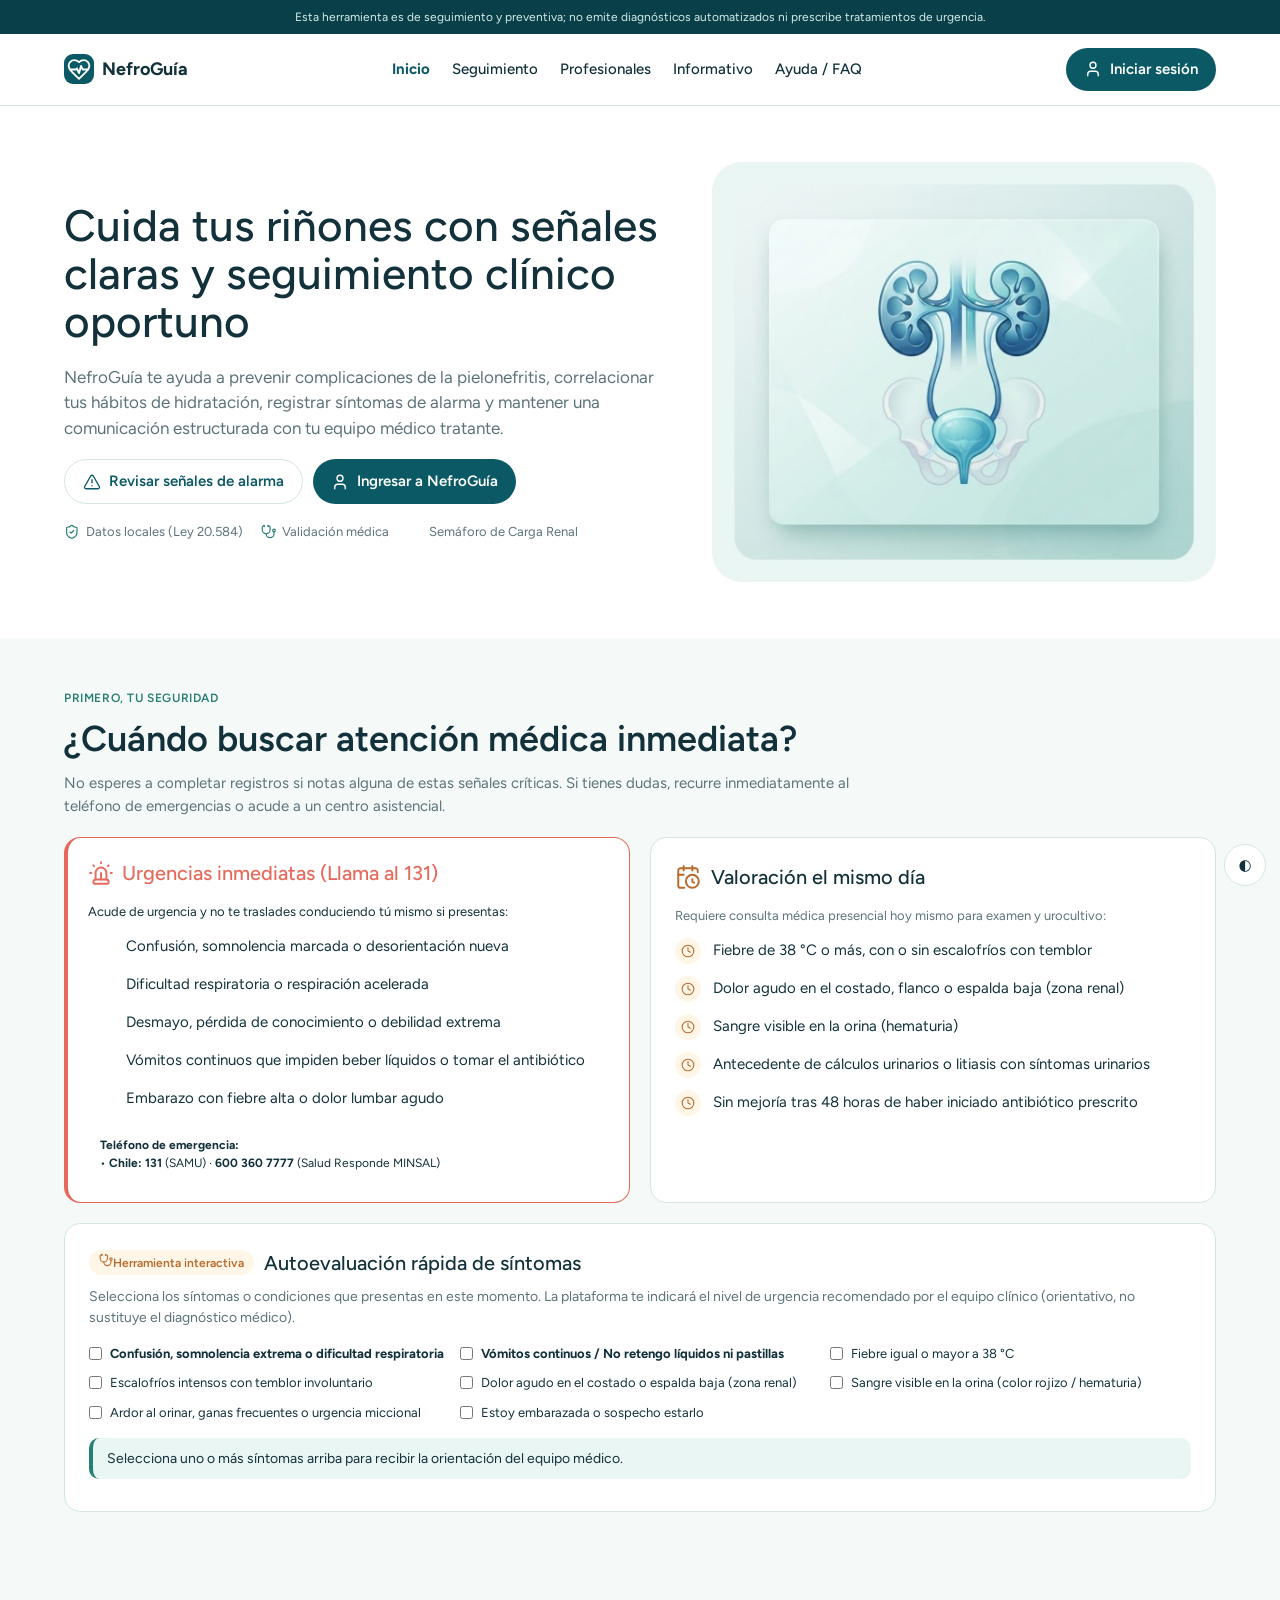
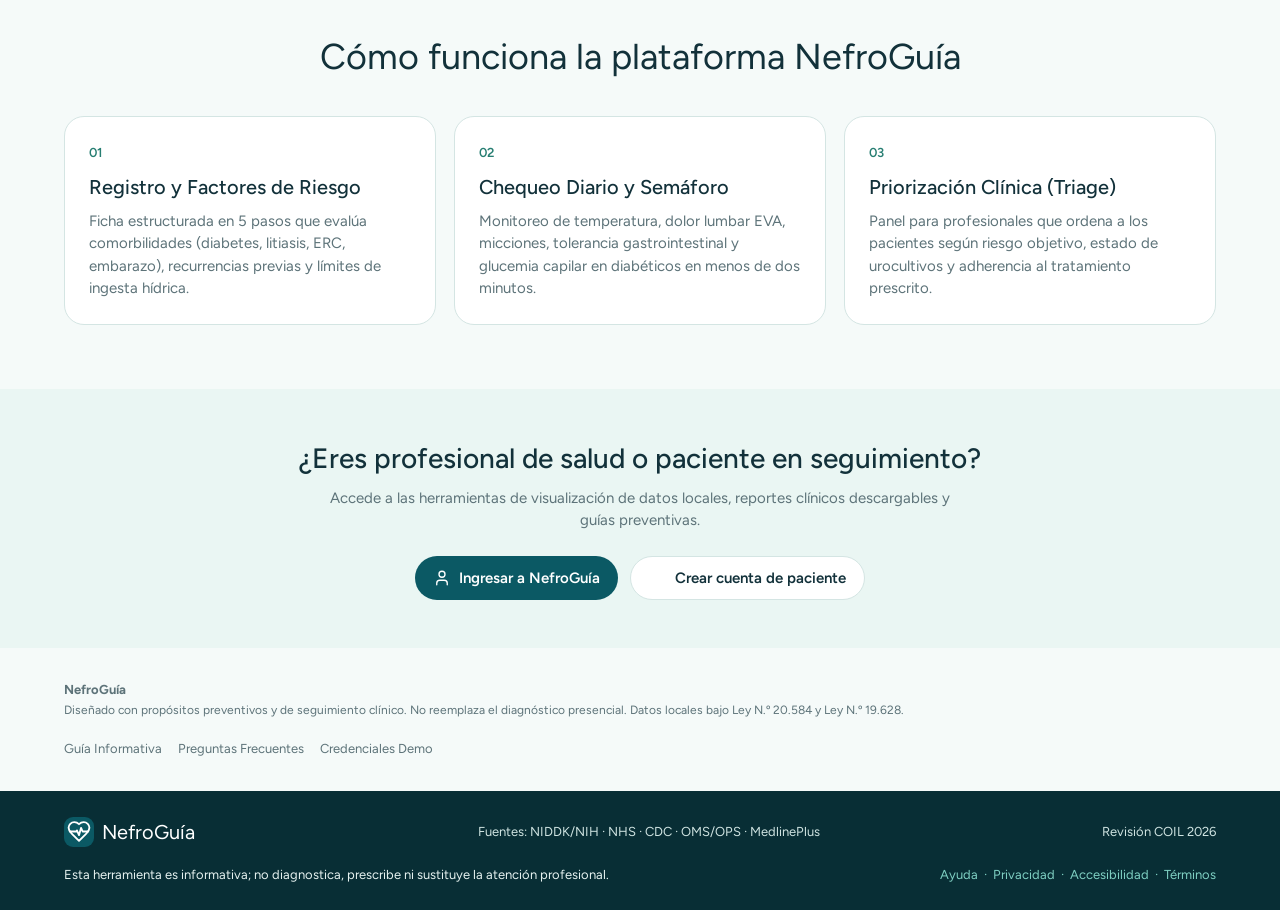
<file: index.html>
<!DOCTYPE html>
<html lang="es">
<head>
<meta charset="utf-8">
<meta name="viewport" content="width=device-width, initial-scale=1, viewport-fit=cover">
<title>NefroGuía · Prevención y Seguimiento de Pielonefritis</title>
<link href="https://fonts.googleapis.com/css2?family=Figtree:wght@400;500;600;700&display=swap" rel="stylesheet">
<link rel="stylesheet" href="css/styles.css">
<link rel="stylesheet" href="css/extras.css">
</head>
<body data-footer>
<div class="bar">Esta herramienta es de seguimiento y preventiva; no emite diagnósticos automatizados ni prescribe tratamientos de urgencia.</div>
<section class="v on" id="inicio">
<header class="top">
  <a class="logo" href="index.html"><i data-i="logo"></i>NefroGuía</a>
  <nav class="nav" aria-label="Navegación principal">
    <a class="on" href="index.html">Inicio</a>
    <a href="acceso.html">Seguimiento</a>
    <a href="clinico.html">Profesionales</a>
    <a href="informativo.html">Informativo</a>
    <a href="ayuda.html">Ayuda / FAQ</a>
  </nav>
  <a class="btn" href="acceso.html"><i data-i="user"></i>Iniciar sesión</a>
</header>

<main>
<!-- HERO -->
<div class="hero">
  <div style="display:grid;gap:18px">
    <h1>Cuida tus riñones con señales claras y seguimiento clínico oportuno</h1>
    <p class="mute" style="font-size:17px;line-height:1.5">NefroGuía te ayuda a prevenir complicaciones de la pielonefritis, correlacionar tus hábitos de hidratación, registrar síntomas de alarma y mantener una comunicación estructurada con tu equipo médico tratante.</p>
    <div style="display:flex;gap:10px;flex-wrap:wrap">
      <a class="btn o" href="#alarma" style="color:var(--hl)"><i data-i="alert"></i>Revisar señales de alarma</a>
      <a class="btn" href="acceso.html"><i data-i="user"></i>Ingresar a NefroGuía</a>
    </div>
    <div class="trust">
      <span><i data-i="shield"></i>Datos locales (Ley 20.584)</span>
      <span><i data-i="steth"></i>Validación médica</span>
      <span><i data-i="check"></i>Semáforo de Carga Renal</span>
    </div>
  </div>
  <div class="art">
    <img src="img/hero-renal.png" alt="Ilustración del aparato renal y urinario" loading="eager">
  </div>
</div>

<!-- SECCIÓN ALARMA Y AUTOEVALUACIÓN RÁPIDA (Págs. 15 y 16 del PDF) -->
<div class="sec" id="alarma" style="background:var(--#1e3235)">
  <span class="eb">Primero, tu seguridad</span>
  <h2 style="margin:4px 0 6px;font-weight:600;font-size:clamp(26px,4vw,36px)">¿Cuándo buscar atención médica inmediata?</h2>
  <p class="mute" style="margin-bottom:20px;max-width:800px">No esperes a completar registros si notas alguna de estas señales críticas. Si tienes dudas, recurre inmediatamente al teléfono de emergencias o acude a un centro asistencial.</p>
  
  <div class="grid" style="grid-template-columns:repeat(auto-fit,minmax(320px,1fr));gap:20px">
    <div class="urg c" style="border-left:4px solid var(--red)">
      <h3 style="color:var(--red);display:flex;align-items:center;gap:8px"><i data-i="siren"></i>Urgencias inmediatas (Llama al 131)</h3>
      <p style="font-size:13px;margin:4px 0 12px;color:var(--tx)">Acude de urgencia y no te traslades conduciendo tú mismo si presentas:</p>
      <ul class="il">
        <li><span class="b"><i data-i="alert"></i></span>Confusión, somnolencia marcada o desorientación nueva</li>
        <li><span class="b"><i data-i="alert"></i></span>Dificultad respiratoria o respiración acelerada</li>
        <li><span class="b"><i data-i="alert"></i></span>Desmayo, pérdida de conocimiento o debilidad extrema</li>
        <li><span class="b"><i data-i="alert"></i></span>Vómitos continuos que impiden beber líquidos o tomar el antibiótico</li>
        <li><span class="b"><i data-i="alert"></i></span>Embarazo con fiebre alta o dolor lumbar agudo</li>
      </ul>
      <div class="note" style="margin-top:14px;background:var(--card);border-radius:8px;padding:10px 12px;font-size:12px;color:var(--ink)">
        <b>Teléfono de emergencia:</b><br>
        • <b>Chile:</b> <b>131</b> (SAMU) · <b>600 360 7777</b> (Salud Responde MINSAL)<br>
      </div>
    </div>

    <div class="card" style="border-radius:16px;padding:24px">
      <h3 class="ih"><i data-i="calclock"></i>Valoración el mismo día</h3>
      <p style="font-size:13px;margin:4px 0 12px;color:var(--mute)">Requiere consulta médica presencial hoy mismo para examen y urocultivo:</p>
      <ul class="il cl">
        <li><span class="b"><i data-i="clock"></i></span>Fiebre de 38 °C o más, con o sin escalofríos con temblor</li>
        <li><span class="b"><i data-i="clock"></i></span>Dolor agudo en el costado, flanco o espalda baja (zona renal)</li>
        <li><span class="b"><i data-i="clock"></i></span>Sangre visible en la orina (hematuria)</li>
        <li><span class="b"><i data-i="clock"></i></span>Antecedente de cálculos urinarios o litiasis con síntomas urinarios</li>
        <li><span class="b"><i data-i="clock"></i></span>Sin mejoría tras 48 horas de haber iniciado antibiótico prescrito</li>
      </ul>
    </div>
  </div>

  <!-- Contenedor dinámico de autochequeo inyectado por js/index.js -->
  <div id="autocheck-container" style="margin-top:20px"></div>
</div>

<!-- CÓMO FUNCIONA -->
<div class="sec" style="padding:64px 5vw">
  <div class="mid">
    <h2>Cómo funciona la plataforma NefroGuía</h2>
  </div>
  <div class="c3" style="margin-top:32px">
    <div class="card">
      <span class="n">01</span>
      <h3>Registro y Factores de Riesgo</h3>
      <p class="mute">Ficha estructurada en 5 pasos que evalúa comorbilidades (diabetes, litiasis, ERC, embarazo), recurrencias previas y límites de ingesta hídrica.</p>
    </div>
    <div class="card">
      <span class="n">02</span>
      <h3>Chequeo Diario y Semáforo</h3>
      <p class="mute">Monitoreo de temperatura, dolor lumbar EVA, micciones, tolerancia gastrointestinal y glucemia capilar en diabéticos en menos de dos minutos.</p>
    </div>
    <div class="card">
      <span class="n">03</span>
      <h3>Priorización Clínica (Triage)</h3>
      <p class="mute">Panel para profesionales que ordena a los pacientes según riesgo objetivo, estado de urocultivos y adherencia al tratamiento prescrito.</p>
    </div>
  </div>
</div>

<!-- LLAMADO A LA ACCIÓN -->
<div class="sec" style="background:var(--mint);padding:48px 5vw;text-align:center">
  <h2 style="font-size:28px">¿Eres profesional de salud o paciente en seguimiento?</h2>
  <p class="mute" style="max-width:640px;margin:8px auto 24px">Accede a las herramientas de visualización de datos locales, reportes clínicos descargables y guías preventivas.</p>
  <div style="display:flex;justify-content:center;gap:12px;flex-wrap:wrap">
    <a class="btn" href="acceso.html"><i data-i="user"></i>Ingresar a NefroGuía</a>
    <a class="btn o" href="registro.html"><i data-i="form"></i>Crear cuenta de paciente</a>
  </div>
</div>
</main>

<footer class="ft" style="padding:32px 5vw;background:var(--bg);border-top:1px solid var(--bd);font-size:13px;color:var(--mute)">
  <div style="max-width:1200px;margin:auto;display:flex;justify-content:space-between;flex-wrap:wrap;gap:20px;align-items:center">
    <div>
      <b>NefroGuía</b><br>
      <span style="font-size:12px">Diseñado con propósitos preventivos y de seguimiento clínico. No reemplaza el diagnóstico presencial. Datos locales bajo Ley N.º 20.584 y Ley N.º 19.628.</span>
    </div>
    <div style="display:flex;gap:16px">
      <a href="informativo.html">Guía Informativa</a>
      <a href="ayuda.html">Preguntas Frecuentes</a>
      <a href="acceso.html">Credenciales Demo</a>
    </div>
  </div>
</footer>
</section>

<script src="js/app.js"></script>
<script src="js/ui.js"></script>
<script src="js/index.js"></script>
</body>
</html>
</file>
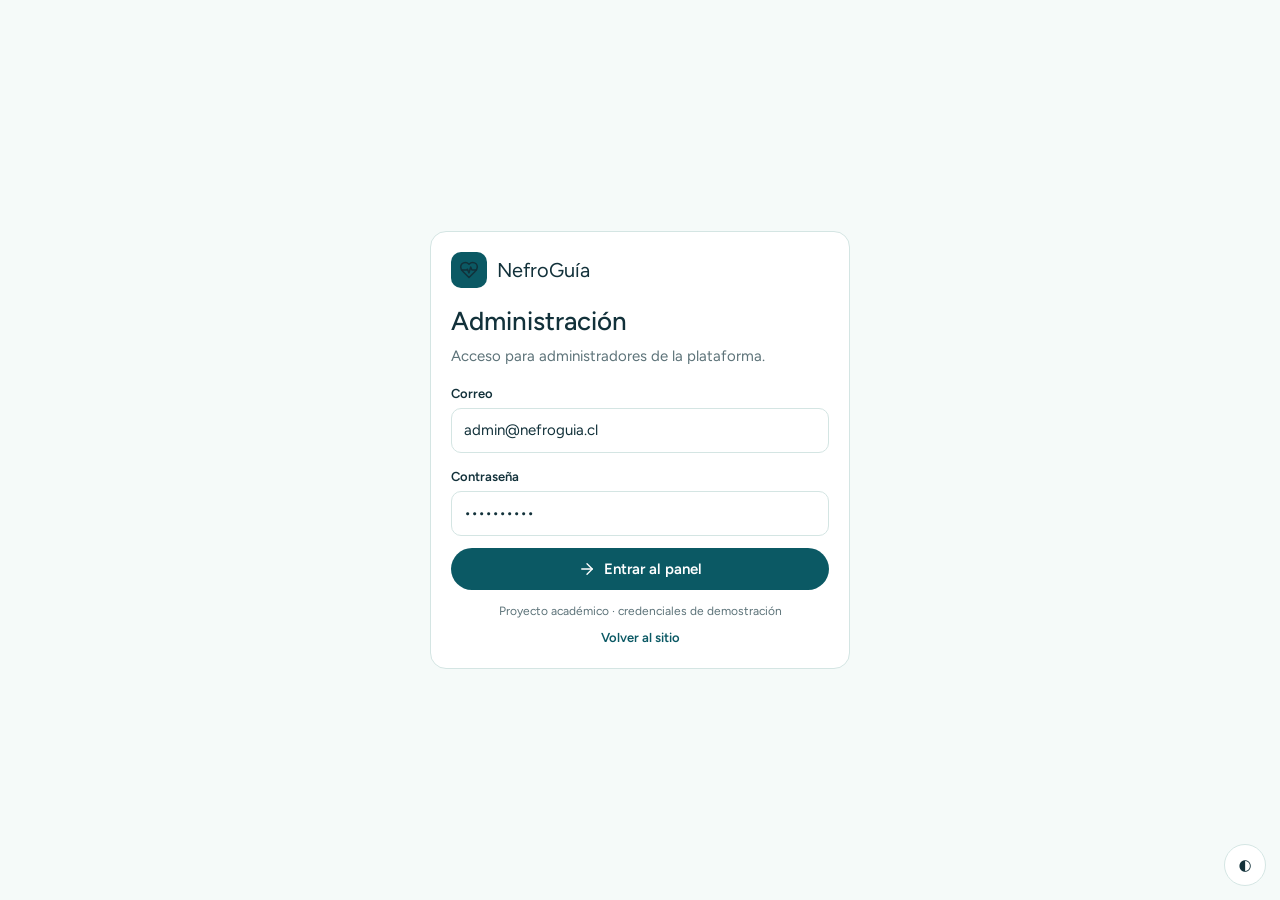
<file: admin/index.html>
<!DOCTYPE html>
<html lang="es">
<head>
<meta charset="utf-8">
<meta name="viewport" content="width=device-width, initial-scale=1, viewport-fit=cover">
<title>NefroGuía · Administración</title>
<link href="https://fonts.googleapis.com/css2?family=Figtree:wght@400;500;600;700&display=swap" rel="stylesheet">
<link rel="stylesheet" href="../css/styles.css">
<link rel="stylesheet" href="../css/extras.css">
<link rel="stylesheet" href="../css/admin.css">
</head>
<body>

<!-- ACCESO ADMIN -->
<section class="v on" id="ad-login">
  <div class="adl">
    <div class="card" style="width:min(420px,100%)">
      <div class="brand" style="color:var(--ink)"><i data-i="logo"></i>NefroGuía</div>
      <h2 style="font-size:26px;font-weight:500;margin-bottom:4px">Administración</h2>
      <p class="mute" style="margin-bottom:14px">Acceso para administradores de la plataforma.</p>
      <label for="ad-em">Correo</label>
      <input id="ad-em" type="email" value="admin@nefroguia.cl" autocomplete="username">
      <label for="ad-pw">Contraseña</label>
      <input id="ad-pw" type="password" value="Admin2026!" autocomplete="current-password">
      <div class="err" id="ad-err" hidden style="margin:-4px 0 10px"></div>
      <button class="btn" id="ad-go" type="button" style="width:100%"><i data-i="arrow"></i>Entrar al panel</button>
      <p class="mute" style="font-size:12px;margin-top:12px;text-align:center">Proyecto académico · credenciales de demostración</p>
      <p style="font-size:13px;margin-top:8px;text-align:center"><a href="../index.html" style="color:var(--hl);font-weight:600">Volver al sitio</a></p>
    </div>
  </div>
</section>

<!-- PANEL ADMIN -->
<section class="v" id="ad-app">
<div class="app">
  <aside class="side">
    <div class="brand"><i data-i="logo"></i>NefroGuía</div>
    <div class="rc"><span>ADMINISTRADOR</span><b id="ad-name">Administrador</b></div>
    <a data-go="resumen" class="on"><i data-i="grid"></i>Resumen</a>
    <a data-go="solicitudes"><i data-i="userplus"></i>Solicitudes<span class="nbadge" id="nb-req" hidden>0</span></a>
    <a data-go="profesionales"><i data-i="steth"></i>Profesionales</a>
    <a data-go="pacientes"><i data-i="users"></i>Pacientes</a>
    <a data-go="monitoreo"><i data-i="stack"></i>Monitoreo</a>
    <a href="../"><i data-i="back"></i>Ir al sitio</a>
    <a id="ad-out" class="exit"><i data-i="out"></i>Cerrar sesión</a>
  </aside>

  <div class="main">
    <div class="bar">Panel de administración · los datos se guardan en el navegador (localStorage), no hay servidor.</div>

    <!-- RESUMEN -->
    <div data-panel="resumen">
      <div class="head"><div><h2>Resumen de la plataforma</h2><p class="mute" style="font-size:13px" id="ad-date"></p></div></div>
      <div class="grid" id="r-kpis"></div>
      <div class="two" style="margin-top:16px">
        <div class="card"><h3>Solicitudes pendientes</h3><div class="tw" id="r-pend"></div></div>
        <div class="card"><h3>Actividad reciente</h3><div id="r-act"></div></div>
      </div>
    </div>

    <!-- SOLICITUDES -->
    <div data-panel="solicitudes" hidden>
      <div class="head"><div><h2>Solicitudes de profesionales</h2><p class="mute" style="font-size:13px">Aprueba o rechaza a quienes pidieron una cuenta profesional.</p></div></div>
      <div class="card"><h3>Pendientes</h3><div class="tw" id="s-pend"></div></div>
      <div class="card" style="margin-top:16px"><h3>Historial</h3><div class="tw" id="s-hist"></div></div>
    </div>

    <!-- PROFESIONALES -->
    <div data-panel="profesionales" hidden>
      <div class="head"><div><h2>Profesionales con cuenta</h2><p class="mute" style="font-size:13px">Puedes desactivar o reactivar el acceso de un profesional.</p></div></div>
      <div class="card"><div class="tw" id="p-list"></div></div>
    </div>

    <!-- PACIENTES -->
    <div data-panel="pacientes" hidden>
      <div class="head"><div><h2>Pacientes</h2><p class="mute" style="font-size:13px" id="pa-sub"></p></div>
        <div class="hr"><button class="btn o" id="pa-csv" type="button"><i data-i="dl"></i>Exportar CSV</button></div></div>
      <div class="card"><input id="pa-q" placeholder="Buscar por nombre, ID o correo" style="max-width:360px"><div class="tw" id="pa-list"></div></div>
    </div>

    <!-- MONITOREO -->
    <div data-panel="monitoreo" hidden>
      <div class="head"><div><h2>Monitoreo de la plataforma</h2><p class="mute" style="font-size:13px">Estado, uso y actividad.</p></div>
        <div class="hr"><button class="btn o" id="m-refresh" type="button">Actualizar</button></div></div>
      <div class="grid" id="m-kpis"></div>
      <div class="two" style="margin-top:16px">
        <div class="card"><h3>Ingresos de los últimos 7 días</h3><div class="bars" id="m-bars"></div></div>
        <div class="card"><h3>Estado del sistema</h3><div id="m-status"></div></div>
      </div>
      <div class="card" style="margin-top:16px"><h3>Registro de actividad</h3><div class="tw" id="m-act"></div></div>
      <div class="card" style="margin-top:16px"><h3>Herramientas</h3>
        <p class="mute" style="margin:4px 0 12px;font-size:13px">Respaldo y mantenimiento de los datos guardados en este navegador.</p>
        <div class="hr" style="flex-wrap:wrap">
          <button class="btn o" id="t-export" type="button"><i data-i="dl"></i>Descargar respaldo (JSON)</button>
          <button class="btn o" id="t-clear" type="button">Vaciar registro de actividad</button>
          <button class="btn r" id="t-reset" type="button">Restablecer datos de demo</button>
        </div>
      </div>
    </div>
  </div>
</div>
</section>

<script src="../js/app.js"></script>
<script src="../js/ui.js"></script>
<script src="../js/admin.js"></script>
</body>
</html>
</file>
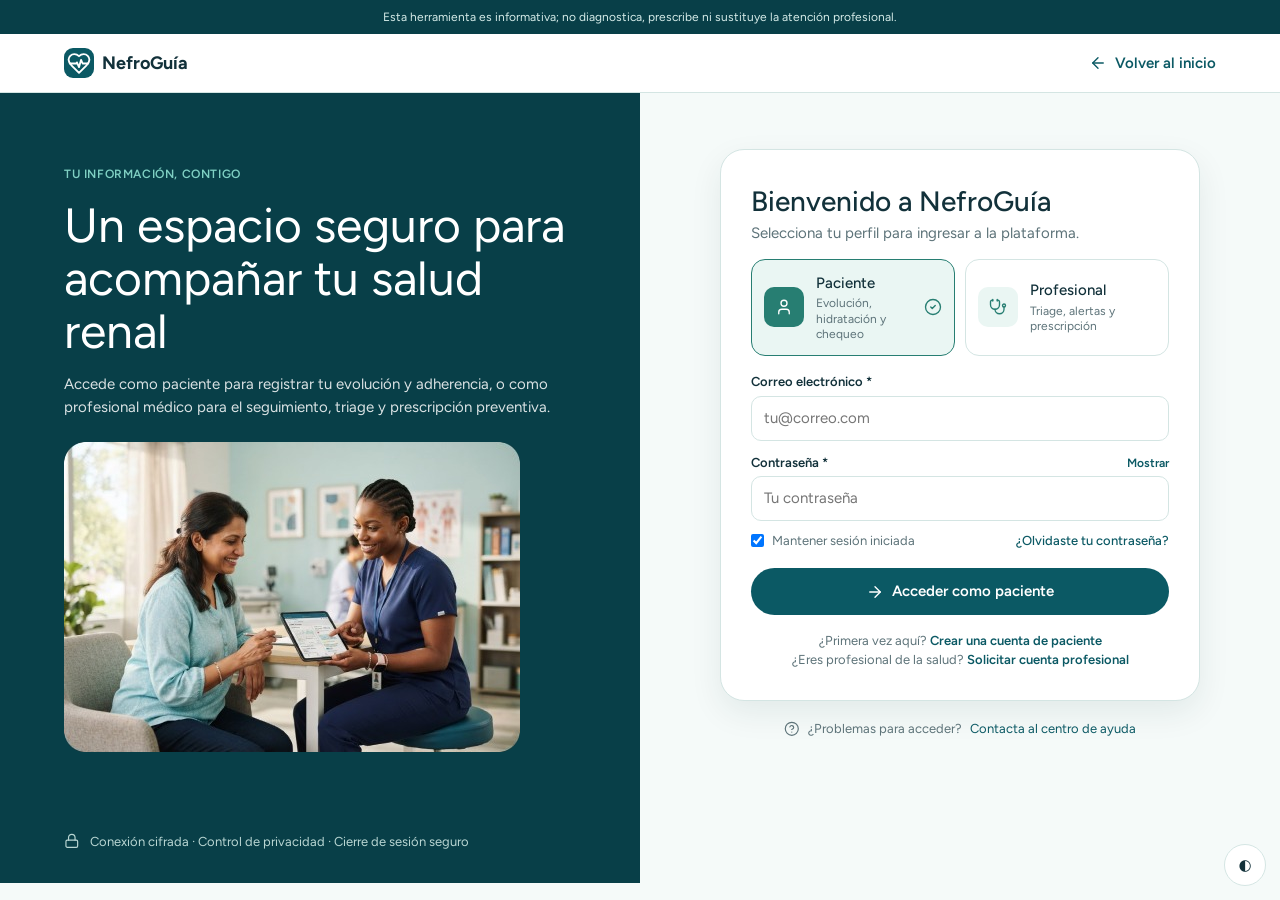
<file: acceso.html>
<!DOCTYPE html>
<html lang="es">
<head>
<meta charset="utf-8">
<meta name="viewport" content="width=device-width, initial-scale=1, viewport-fit=cover">
<title>NefroGuía · Acceso</title>
<link href="https://fonts.googleapis.com/css2?family=Figtree:wght@400;500;600;700&display=swap" rel="stylesheet">
<link rel="stylesheet" href="css/styles.css">
<link rel="stylesheet" href="css/extras.css">
</head>
<body>
<div class="bar">Esta herramienta es informativa; no diagnostica, prescribe ni sustituye la atención profesional.</div>
<section class="v on" id="acceso">
<header class="top"><a class="logo" href="index.html"><i data-i="logo"></i>NefroGuía</a><a href="index.html" style="margin-left:auto;font-weight:600;color:var(--hl);display:inline-flex;align-items:center;gap:8px"><i data-i="back"></i>Volver al inicio</a></header>
<div class="login">
  <div class="l">
    <span class="eb">Tu información, contigo</span>
    <h1>Un espacio seguro para acompañar tu salud renal</h1>
    <p style="opacity:.85">Accede como paciente para registrar tu evolución y adherencia, o como profesional médico para el seguimiento, triage y prescripción preventiva.</p>
    <img class="ph" src="img/login.jpg" alt="Paciente y profesional de salud revisando el seguimiento en una tableta">
    <div class="lk"><i data-i="lock"></i>Conexión cifrada · Control de privacidad · Cierre de sesión seguro</div>
  </div>
  <div class="r">
    <div class="card" style="width:min(480px,100%)">
      <h2 style="font-size:28px;font-weight:500">Bienvenido a NefroGuía</h2>
      <p class="mute" style="margin-bottom:6px">Selecciona tu perfil para ingresar a la plataforma.</p>
      
      <div class="role">
        <button class="on" data-r="paciente" type="button">
          <em class="ti"><i data-i="user"></i></em>
          <span><b>Paciente</b><small class="mute">Evolución, hidratación y chequeo</small></span>
          <i class="tick" data-i="ccheck"></i>
        </button>
        <button data-r="clinico" type="button">
          <em class="ti"><i data-i="steth"></i></em>
          <span><b>Profesional</b><small class="mute">Triage, alertas y prescripción</small></span>
          <i class="tick" data-i="ccheck"></i>
        </button>
      </div>

      <label for="em">Correo electrónico *</label>
      <input id="em" type="email" autocomplete="email" placeholder="tu@correo.com">

      <div style="display:flex;justify-content:space-between;align-items:center">
        <label for="pw">Contraseña *</label>
        <button id="tg-pw" type="button" style="background:none;border:0;color:var(--hl);font-size:12px;font-weight:600;padding:0">Mostrar</button>
      </div>
      <input id="pw" type="password" autocomplete="current-password" placeholder="Tu contraseña">

      <div class="lr">
        <label><input type="checkbox" id="keep" checked>Mantener sesión iniciada</label>
        <a href="ayuda.html">¿Olvidaste tu contraseña?</a>
      </div>

      <button class="btn" id="go" type="button" style="width:100%;padding:12px 22px">
        <i data-i="arrow"></i><span>Acceder como paciente</span>
      </button>

      <p class="mute" style="font-size:13px;margin-top:16px;text-align:center">
        ¿Primera vez aquí? <a href="registro.html" style="color:var(--hl);font-weight:600">Crear una cuenta de paciente</a><br>
        ¿Eres profesional de la salud? <a href="registro-profesional.html" style="color:var(--hl);font-weight:600">Solicitar cuenta profesional</a>
      </p>
    </div>
    <div class="sp"><i data-i="help"></i>¿Problemas para acceder? <a href="ayuda.html">Contacta al centro de ayuda</a></div>
  </div>
</div>
</section>
<script src="js/app.js"></script>
<script src="js/ui.js"></script>
<script src="js/acceso.js"></script>
</body>
</html>
</file>
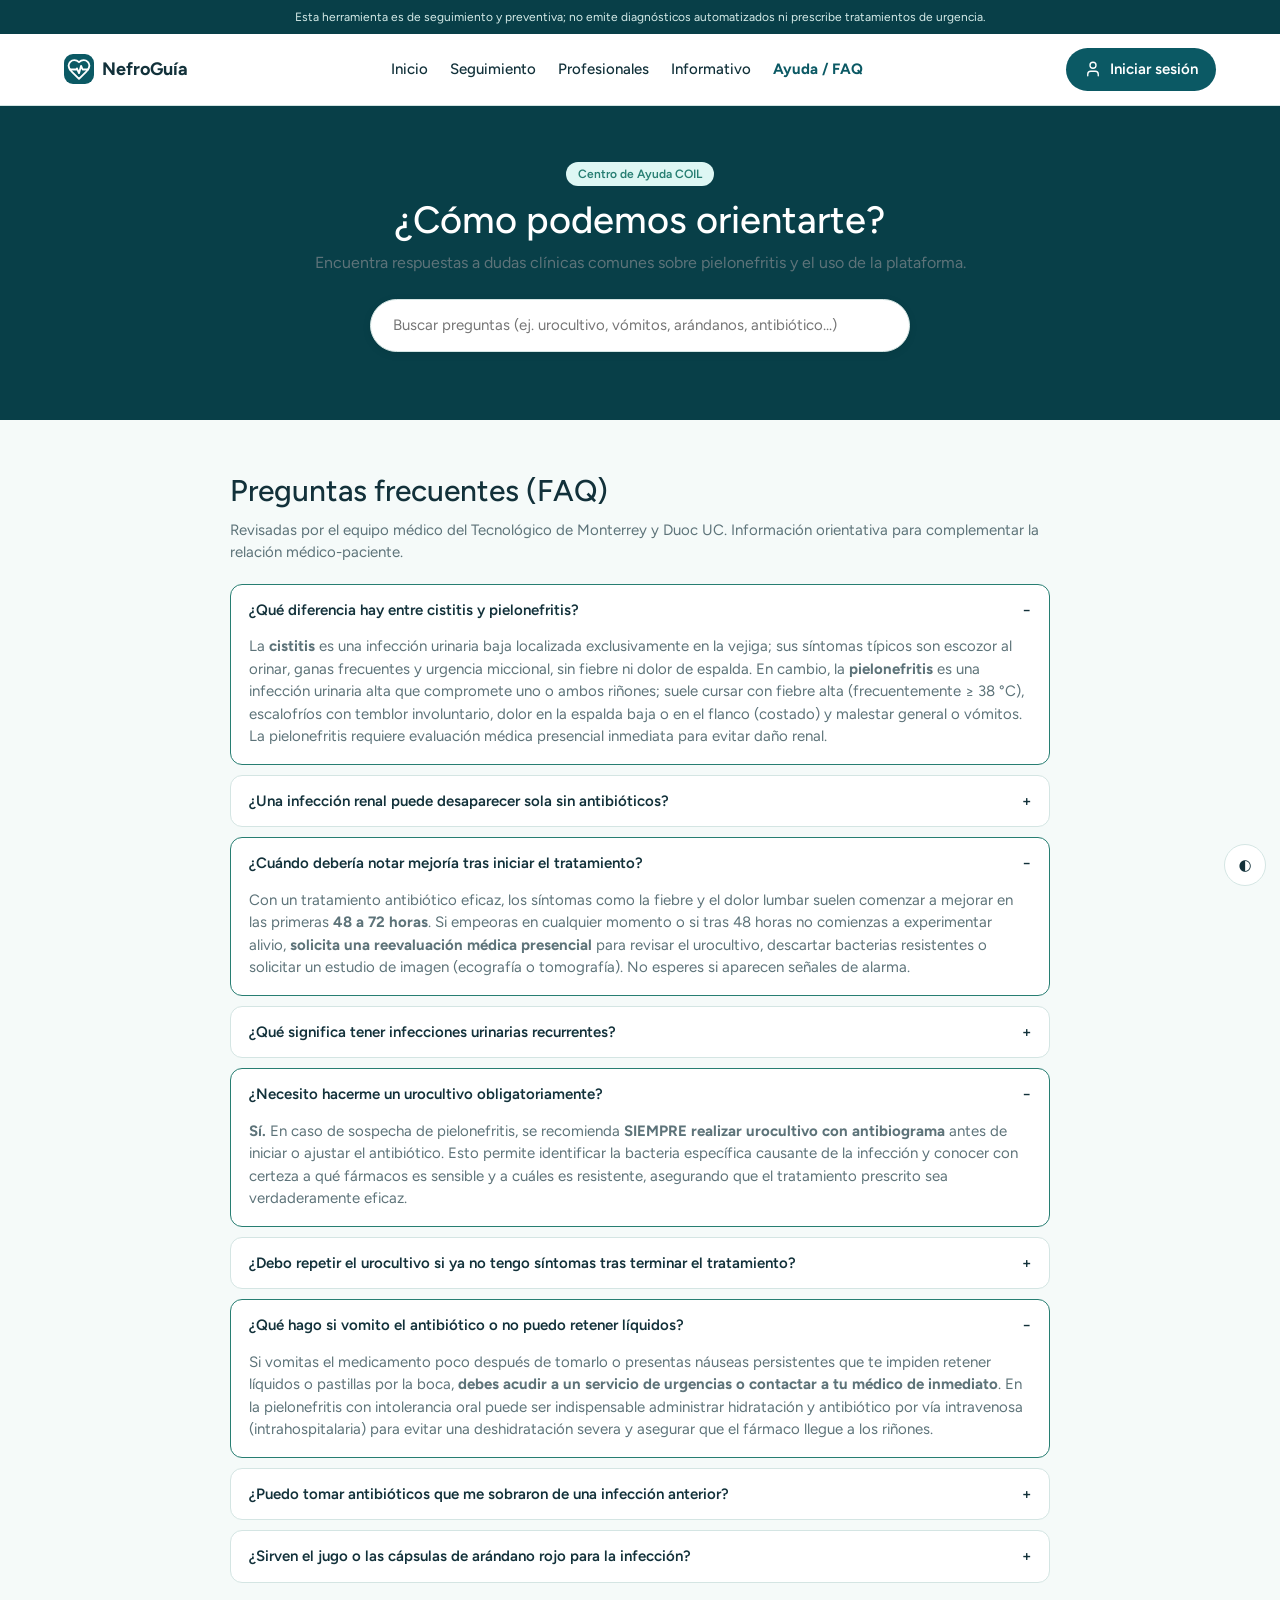
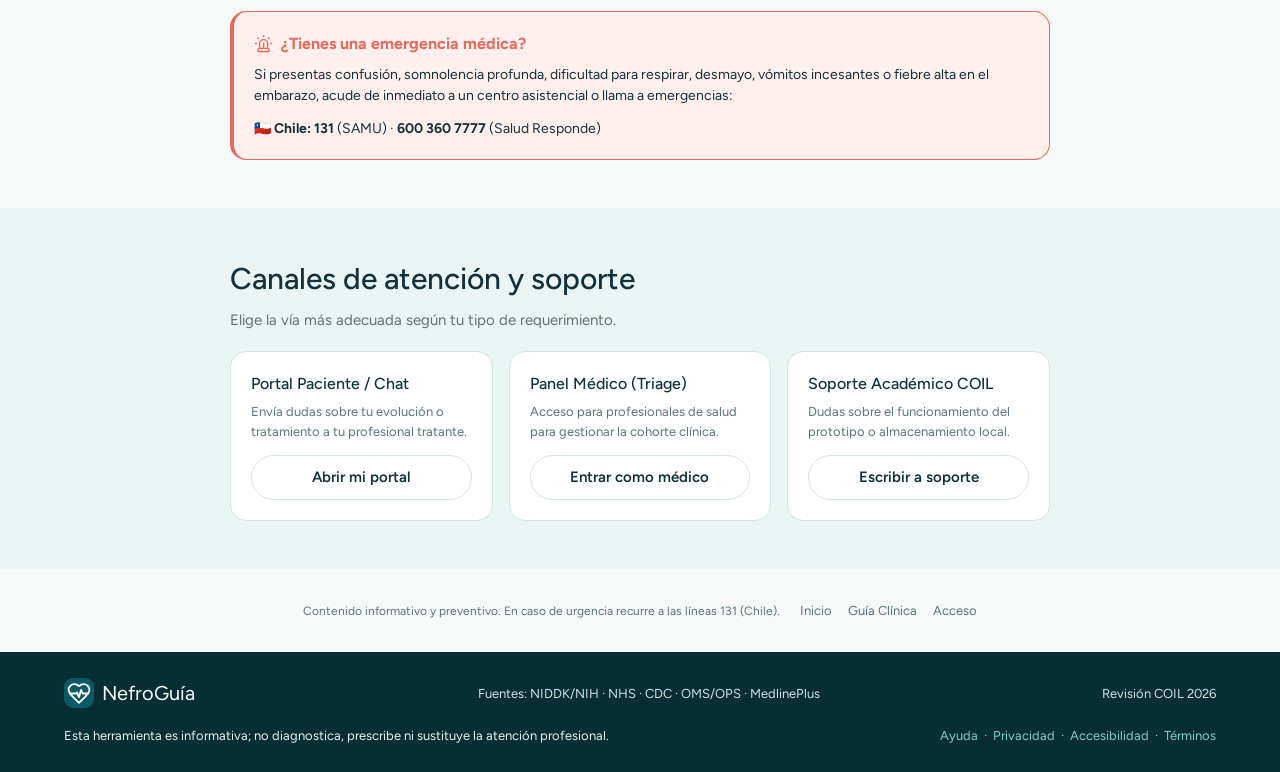
<file: ayuda.html>
<!DOCTYPE html>
<html lang="es">
<head>
<meta charset="utf-8">
<meta name="viewport" content="width=device-width, initial-scale=1, viewport-fit=cover">
<title>NefroGuía · Centro de Ayuda y Preguntas Frecuentes</title>
<link href="https://fonts.googleapis.com/css2?family=Figtree:wght@400;500;600;700&display=swap" rel="stylesheet">
<link rel="stylesheet" href="css/styles.css">
<link rel="stylesheet" href="css/extras.css">
</head>
<body data-footer>
<div class="bar">Esta herramienta es de seguimiento y preventiva; no emite diagnósticos automatizados ni prescribe tratamientos de urgencia.</div>
<section class="v on" id="ayuda">
<header class="top">
  <a class="logo" href="index.html"><i data-i="logo"></i>NefroGuía</a>
  <nav class="nav" aria-label="Navegación principal">
    <a href="index.html">Inicio</a>
    <a href="registro.html">Seguimiento</a>
    <a href="clinico.html">Profesionales</a>
    <a href="informativo.html">Informativo</a>
    <a class="on" href="ayuda.html">Ayuda / FAQ</a>
  </nav>
  <a class="btn" href="acceso.html"><i data-i="user"></i>Iniciar sesión</a>
</header>

<main>
<div class="dark" style="text-align:center;padding:56px 5vw">
  <span class="tag">Centro de Ayuda COIL</span>
  <h1 style="margin:14px 0 10px;font-size:clamp(28px,4vw,38px)">¿Cómo podemos orientarte?</h1>
  <p class="mute" style="margin-bottom:20px;font-size:16px">Encuentra respuestas a dudas clínicas comunes sobre pielonefritis y el uso de la plataforma.</p>
  <div style="position:relative;max-width:540px;margin:auto">
    <input id="q" type="search" placeholder="Buscar preguntas (ej. urocultivo, vómitos, arándanos, antibiótico...)" style="width:100%;border-radius:99px;padding:14px 22px;background:var(--card);border:1px solid var(--line);box-shadow:0 2px 8px rgba(0,0,0,.08);font-size:15px" aria-label="Buscar en preguntas frecuentes">
  </div>
</div>

<div class="sec">
  <div style="max-width:820px;margin:auto">
    <h2 style="margin-bottom:6px">Preguntas frecuentes (FAQ)</h2>
    <p class="mute" style="margin-bottom:20px">Revisadas por el equipo médico del Tecnológico de Monterrey y Duoc UC. Información orientativa para complementar la relación médico-paciente.</p>

    <!-- FAQ 1: Cistitis vs Pielonefritis -->
    <div class="faq open">
      <button type="button" aria-expanded="true">
        <span>¿Qué diferencia hay entre cistitis y pielonefritis?</span>
        <span class="sign">−</span>
      </button>
      <div class="faq-content">
        <p>La <b>cistitis</b> es una infección urinaria baja localizada exclusivamente en la vejiga; sus síntomas típicos son escozor al orinar, ganas frecuentes y urgencia miccional, sin fiebre ni dolor de espalda. En cambio, la <b>pielonefritis</b> es una infección urinaria alta que compromete uno o ambos riñones; suele cursar con fiebre alta (frecuentemente ≥ 38 °C), escalofríos con temblor involuntario, dolor en la espalda baja o en el flanco (costado) y malestar general o vómitos. La pielonefritis requiere evaluación médica presencial inmediata para evitar daño renal.</p>
      </div>
    </div>

    <!-- FAQ 2: ¿Desaparece sola? -->
    <div class="faq">
      <button type="button" aria-expanded="false">
        <span>¿Una infección renal puede desaparecer sola sin antibióticos?</span>
        <span class="sign">+</span>
      </button>
      <div class="faq-content">
        <p><b>No.</b> Nunca es seguro esperar a que una infección renal desaparezca por sí misma. Sin el antibiótico prescrito adecuado, las bacterias pueden multiplicarse rápidamente, formar abscesos renales o pasar al torrente sanguíneo, desencadenando una infección generalizada potencialmente mortal llamada sepsis o choque séptico. Siempre se requiere valoración médica y tratamiento antibiótico guiado por un profesional.</p>
      </div>
    </div>

    <!-- FAQ 3: ¿Cuándo debería notar mejoría? (Pág. 17 del PDF) -->
    <div class="faq open">
      <button type="button" aria-expanded="true">
        <span>¿Cuándo debería notar mejoría tras iniciar el tratamiento?</span>
        <span class="sign">−</span>
      </button>
      <div class="faq-content">
        <p>Con un tratamiento antibiótico eficaz, los síntomas como la fiebre y el dolor lumbar suelen comenzar a mejorar en las primeras <b>48 a 72 horas</b>. Si empeoras en cualquier momento o si tras 48 horas no comienzas a experimentar alivio, <b>solicita una reevaluación médica presencial</b> para revisar el urocultivo, descartar bacterias resistentes o solicitar un estudio de imagen (ecografía o tomografía). No esperes si aparecen señales de alarma.</p>
      </div>
    </div>

    <!-- FAQ 4: ¿Qué significa tener recurrencias? (Pág. 17 del PDF) -->
    <div class="faq">
      <button type="button" aria-expanded="false">
        <span>¿Qué significa tener infecciones urinarias recurrentes?</span>
        <span class="sign">+</span>
      </button>
      <div class="faq-content">
        <p>Se define <b>recurrencia clínica</b> cuando se presentan <b>2 o más episodios sintomáticos en 6 meses</b>, o <b>3 o más episodios en 12 meses</b>. Es fundamental confirmarlos clínicamente o con urocultivo cuando sea posible para distinguir entre una <i>recaída</i> (persistencia del mismo germen poco después de terminar el tratamiento) y una <i>reinfección</i> (un nuevo germen o un nuevo episodio semanas después), lo cual orienta la conducta del médico para solicitar estudios de imagen o indicar profilaxis preventiva.</p>
      </div>
    </div>

    <!-- FAQ 5: ¿Necesito urocultivo? (Pág. 17 del PDF) -->
    <div class="faq open">
      <button type="button" aria-expanded="true">
        <span>¿Necesito hacerme un urocultivo obligatoriamente?</span>
        <span class="sign">−</span>
      </button>
      <div class="faq-content">
        <p><b>Sí.</b> En caso de sospecha de pielonefritis, se recomienda <b>SIEMPRE realizar urocultivo con antibiograma</b> antes de iniciar o ajustar el antibiótico. Esto permite identificar la bacteria específica causante de la infección y conocer con certeza a qué fármacos es sensible y a cuáles es resistente, asegurando que el tratamiento prescrito sea verdaderamente eficaz.</p>
      </div>
    </div>

    <!-- FAQ 6: ¿Repetir urocultivo tras curación? (Pág. 17 del PDF) -->
    <div class="faq">
      <button type="button" aria-expanded="false">
        <span>¿Debo repetir el urocultivo si ya no tengo síntomas tras terminar el tratamiento?</span>
        <span class="sign">+</span>
      </button>
      <div class="faq-content">
        <p><b>Generalmente NO.</b> No se recomienda realizar urocultivo de control de rutina si los síntomas se han resuelto por completo tras completar el ciclo antibiótico, ya que encontrar bacterias sin síntomas (bacteriuria asintomática) no requiere antibióticos en la mayoría de las personas y genera resistencias. <i>Excepciones:</i> Mujeres embarazadas, pacientes con anomalías anatómicas urológicas conocidas, o aquellos en quienes los síntomas persistan o reaparezcan.</p>
      </div>
    </div>

    <!-- FAQ 7: ¿Qué hago si vomito el antibiótico? (Pág. 17 del PDF) -->
    <div class="faq open">
      <button type="button" aria-expanded="true">
        <span>¿Qué hago si vomito el antibiótico o no puedo retener líquidos?</span>
        <span class="sign">−</span>
      </button>
      <div class="faq-content">
        <p>Si vomitas el medicamento poco después de tomarlo o presentas náuseas persistentes que te impiden retener líquidos o pastillas por la boca, <b>debes acudir a un servicio de urgencias o contactar a tu médico de inmediato</b>. En la pielonefritis con intolerancia oral puede ser indispensable administrar hidratación y antibiótico por vía intravenosa (intrahospitalaria) para evitar una deshidratación severa y asegurar que el fármaco llegue a los riñones.</p>
      </div>
    </div>

    <!-- FAQ 8: ¿Puedo usar antibióticos sobrantes? -->
    <div class="faq">
      <button type="button" aria-expanded="false">
        <span>¿Puedo tomar antibióticos que me sobraron de una infección anterior?</span>
        <span class="sign">+</span>
      </button>
      <div class="faq-content">
        <p><b>Absolutamente no.</b> Usar restos de antibióticos previos suele ser ineficaz (dosis o duración insuficiente), destruye tu flora bacteriana sana protectora, selecciona bacterias multirresistentes y puede enmascarar un cuadro grave. El antibiótico debe ser siempre prescrito formalmente por un médico según tu examen físico y urocultivo actual.</p>
      </div>
    </div>

    <!-- FAQ 9: Arándanos y prevención -->
    <div class="faq">
      <button type="button" aria-expanded="false">
        <span>¿Sirven el jugo o las cápsulas de arándano rojo para la infección?</span>
        <span class="sign">+</span>
      </button>
      <div class="faq-content">
        <p>El extracto estandarizado de arándano rojo con <b>36 mg/día de proantocianidinas (PAC)</b> ha demostrado reducir la recurrencia de infecciones urinarias en mujeres adultas no complicadas como medida coadyuvante preventiva. Sin embargo, <b>el arándano NO cura ni trata una infección activa ni reemplaza al antibiótico</b>. Tampoco está validado con suficiente evidencia en hombres, adultos mayores ni en el embarazo sin supervisión médica.</p>
      </div>
    </div>

    <!-- CUADRO DE URGENCIAS -->
    <div class="urg" style="margin-top:28px;padding:20px;border-left:4px solid var(--red)">
      <b style="color:var(--red);font-size:16px;display:flex;align-items:center;gap:8px">
        <i data-i="siren"></i>¿Tienes una emergencia médica?
      </b>
      <p style="margin:8px 0 12px;font-size:14px;color:var(--tx)">
        Si presentas confusión, somnolencia profunda, dificultad para respirar, desmayo, vómitos incesantes o fiebre alta en el embarazo, acude de inmediato a un centro asistencial o llama a emergencias:
      </p>
      <div style="display:flex;gap:16px;flex-wrap:wrap;font-size:14px">
        <div>🇨🇱 <b>Chile:</b> <b>131</b> (SAMU) · <b>600 360 7777</b> (Salud Responde)</div>
      </div>
    </div>
  </div>
</div>

<!-- CANALES DE CONTACTO -->
<div class="sec" style="background:var(--mint);padding:48px 5vw">
  <div style="max-width:820px;margin:auto">
    <h2 style="margin-bottom:8px">Canales de atención y soporte</h2>
    <p class="mute" style="margin-bottom:20px">Elige la vía más adecuada según tu tipo de requerimiento.</p>
    <div class="grid" style="grid-template-columns:repeat(auto-fit,minmax(240px,1fr));gap:16px">
      <div class="card" style="padding:20px">
        <h3>Portal Paciente / Chat</h3>
        <p class="mute" style="margin:6px 0 14px;font-size:13px">Envía dudas sobre tu evolución o tratamiento a tu profesional tratante.</p>
        <button class="btn o" id="btn-chat-paciente" type="button" style="width:100%">Abrir mi portal</button>
      </div>
      <div class="card" style="padding:20px">
        <h3>Panel Médico (Triage)</h3>
        <p class="mute" style="margin:6px 0 14px;font-size:13px">Acceso para profesionales de salud para gestionar la cohorte clínica.</p>
        <button class="btn o" id="btn-triage-medico" type="button" style="width:100%">Entrar como médico</button>
      </div>
      <div class="card" style="padding:20px">
        <h3>Soporte Académico COIL</h3>
        <p class="mute" style="margin:6px 0 14px;font-size:13px">Dudas sobre el funcionamiento del prototipo o almacenamiento local.</p>
        <button class="btn o" id="btn-soporte-correo" type="button" style="width:100%">Escribir a soporte</button>
      </div>
    </div>
  </div>
</div>
</main>

<footer class="ft" style="padding:32px 5vw;background:var(--bg);border-top:1px solid var(--bd);font-size:13px;color:var(--mute)">
  <div style="max-width:1200px;margin:auto;display:flex;justify-content:space-between;flex-wrap:wrap;gap:20px;align-items:center">
    <div>
      <span style="font-size:12px">Contenido informativo y preventivo. En caso de urgencia recurre a las líneas 131 (Chile).</span>
    </div>
    <div style="display:flex;gap:16px">
      <a href="index.html">Inicio</a>
      <a href="informativo.html">Guía Clínica</a>
      <a href="acceso.html">Acceso</a>
    </div>
  </div>
</footer>
</section>

<script src="js/app.js"></script>
<script src="js/ui.js"></script>
<script src="js/ayuda.js"></script>
</body>
</html>
</file>
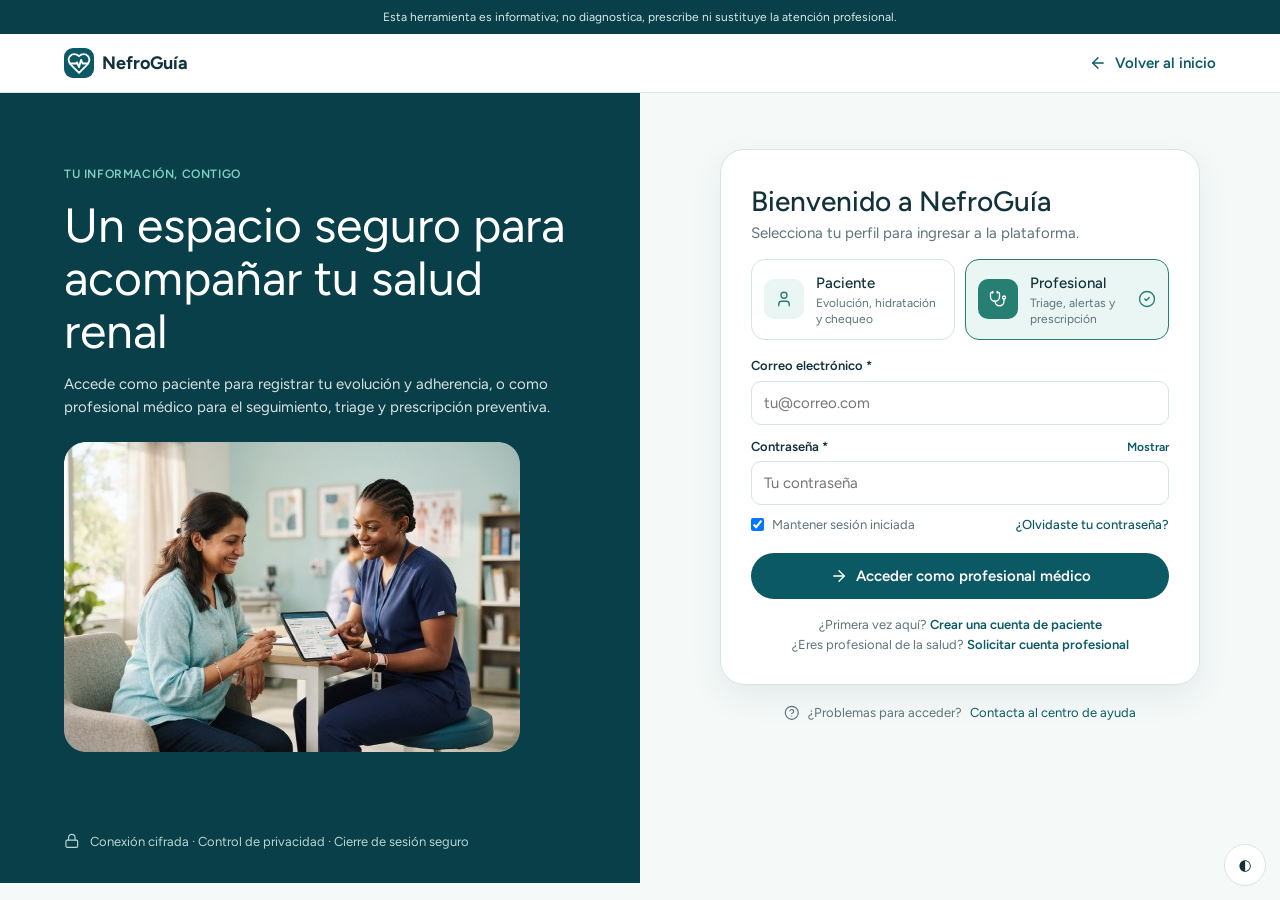
<file: clinico.html>
<!DOCTYPE html>
<html lang="es">
<head>
<meta charset="utf-8">
<meta name="viewport" content="width=device-width, initial-scale=1, viewport-fit=cover">
<title>NefroGuía · Panel Profesional de Triage</title>
<link href="https://fonts.googleapis.com/css2?family=Figtree:wght@400;500;600;700&display=swap" rel="stylesheet">
<link rel="stylesheet" href="css/styles.css">
<link rel="stylesheet" href="css/extras.css">
</head>
<body data-guard="clinico">
<section class="v on" id="clinico">
<div class="app">
  <aside class="side">
    <div class="brand"><i data-i="logo"></i>NefroGuía</div>
    <div class="rc"><span>PROFESIONAL MÉDICO</span><b>Dra. Laura Gómez</b></div>
    <a class="on" href="clinico.html"><i data-i="grid"></i>Resumen y Triage</a>
    <a href="clinico.html"><i data-i="users"></i>Pacientes y Cohorte</a>
    <a href="clinico.html"><i data-i="clip"></i>Revisión y Techos</a>
    <a href="clinico.html"><i data-i="msg"></i>Comunicación Clínica</a>
    <a href="ayuda.html"><i data-i="help"></i>Ayuda</a>
    <a class="out" href="index.html"><i data-i="out"></i>Cerrar sesión</a>
  </aside>

  <div class="main">
    <div class="bar">Esta plataforma es de priorización y apoyo clínico preventivo; no emite diagnósticos automáticos ni reemplaza el criterio médico asistencial.</div>
    <div data-panel="0">
      <div class="head">
        <div>
          <h2>Panel Clínico de Priorización (Triage)</h2>
          <p class="mute" style="font-size:13px" id="clinico-date">Seguimiento priorizado de pielonefritis y cohorte sintética</p>
        </div>
        <div class="hr">
          <button class="btn o" id="msgs" type="button"><i data-i="msg"></i>Mensajería</button>
          <button class="btn" id="addp" type="button"><i data-i="userplus"></i>Añadir paciente</button>
        </div>
      </div>

      <div class="grid">
        <div class="card kpi">
          <span class="mute">Alertas prioritarias</span>
          <b id="kpi-alertas">0</b>
          <small class="mute">Revisión presencial hoy o urgencia</small>
        </div>
        <div class="card kpi">
          <span class="mute">Urocultivos pendientes</span>
          <b id="kpi-cultivos">0</b>
          <small class="mute">Muestra en proceso o pendiente</small>
        </div>
        <div class="card kpi">
          <span class="mute">Adherencia media</span>
          <b id="kpi-adherencia">0%</b>
          <small class="mute">Tratamiento prescrito en cohorte</small>
        </div>
        <div class="card kpi">
          <span class="mute">Controles esta semana</span>
          <b id="kpi-controles">0</b>
          <small class="mute">Próximos 7 días</small>
        </div>
      </div>

      <div class="banner">
        <i data-i="info"></i>
        <span>
          Las reglas directas de alarma (fiebre ≥38 °C, dolor en flanco ≥7/10, vómitos persistentes, sospecha de obstrucción infectada o confusión) prevalecen sobre cualquier puntaje. El algoritmo numérico se presenta como herramienta de priorización. Criterio de recurrencia: <b>≥2 infecciones en 6 meses o ≥3 en 12 meses</b>.
        </span>
      </div>

      <div class="card">
        <div class="head">
          <div>
            <h3 style="font-size:20px">Cohorte de Pacientes Priorizados (Triage)</h3>
            <small class="mute">Haz clic en cualquier paciente de la tabla para cargar su evolución y ficha clínica.</small>
          </div>
          <div style="display:flex;gap:6px;flex-wrap:wrap">
            <button class="pill on" data-f="all">Todas (20)</button>
            <button class="pill r" data-f="r">Revisar ahora</button>
            <button class="pill a" data-f="hoy">Hoy</button>
            <button class="pill" data-f="est">Estable</button>
            <button class="pill a" data-f="adh">Baja adherencia (&lt;80%)</button>
          </div>
        </div>
        <div class="tw" style="margin-top:12px">
          <table id="triage-table">
            <thead>
              <tr>
                <th>ID / Paciente</th>
                <th>Recurrencias</th>
                <th>Adherencia</th>
                <th>Estado de Urocultivo</th>
                <th>Próximo control</th>
                <th>Prioridad Triage</th>
              </tr>
            </thead>
            <tbody></tbody>
          </table>
        </div>
      </div>

      <div class="two">
        <div class="card" id="selected-patient-card">
          <div class="head">
            <h3 id="sel-p-name">Selecciona un paciente</h3>
            <span class="pill" id="sel-p-priority">Estado</span>
          </div>
          <small class="mute">Últimos 7 días · dolor autorreportado (Escala EVA 0–10)</small>
          <div class="bars" id="sel-p-chart"></div>
          <div style="display:flex;gap:6px;flex-wrap:wrap;margin-top:10px" id="sel-p-pills">
            <span class="pill a" id="sel-pill-pain">Dolor: —</span>
            <span class="pill" id="sel-pill-adh">Adherencia: —</span>
            <span class="pill" id="sel-pill-rec">Recurrencias: —</span>
            <span class="pill" id="sel-pill-g">Glucosa: —</span>
          </div>
        </div>

        <div class="card" style="display:grid;gap:10px;align-content:start">
          <h3>Acciones Clínicas Inmediatas</h3>
          <div class="row" id="sel-p-cu-row" style="background:var(--redbg);color:var(--red)">
            Urocultivo: Pendiente de confirmación
          </div>
          <div class="row" id="sel-p-notes-row">
            Tratamiento: En seguimiento
          </div>
          <div id="sel-p-image-alert" class="nudge a" style="display:none;margin:0">
            <b>Estudio de imagen sugerido:</b> Evaluar ecografía o TAC según protocolo clínico.
          </div>
          <button class="btn o" id="btn-open-review">
            <i data-i="clip"></i>Abrir ficha y prescribir techos nutricionales
          </button>
          <button class="btn" id="btn-open-chat">
            <i data-i="msg"></i>Enviar mensaje seguro al paciente
          </button>
          <small class="mute">
            La plataforma apoya la continuidad del seguimiento y la toma de decisiones clínicas; no emite diagnósticos automatizados.
          </small>
        </div>
      </div>
    </div>

    <div id="panels"></div>
  </div>
</div>
</section>
<script src="js/app.js"></script>
<script src="js/ui.js"></script>
<script src="js/clinico.js"></script>
</body>
</html>
</file>
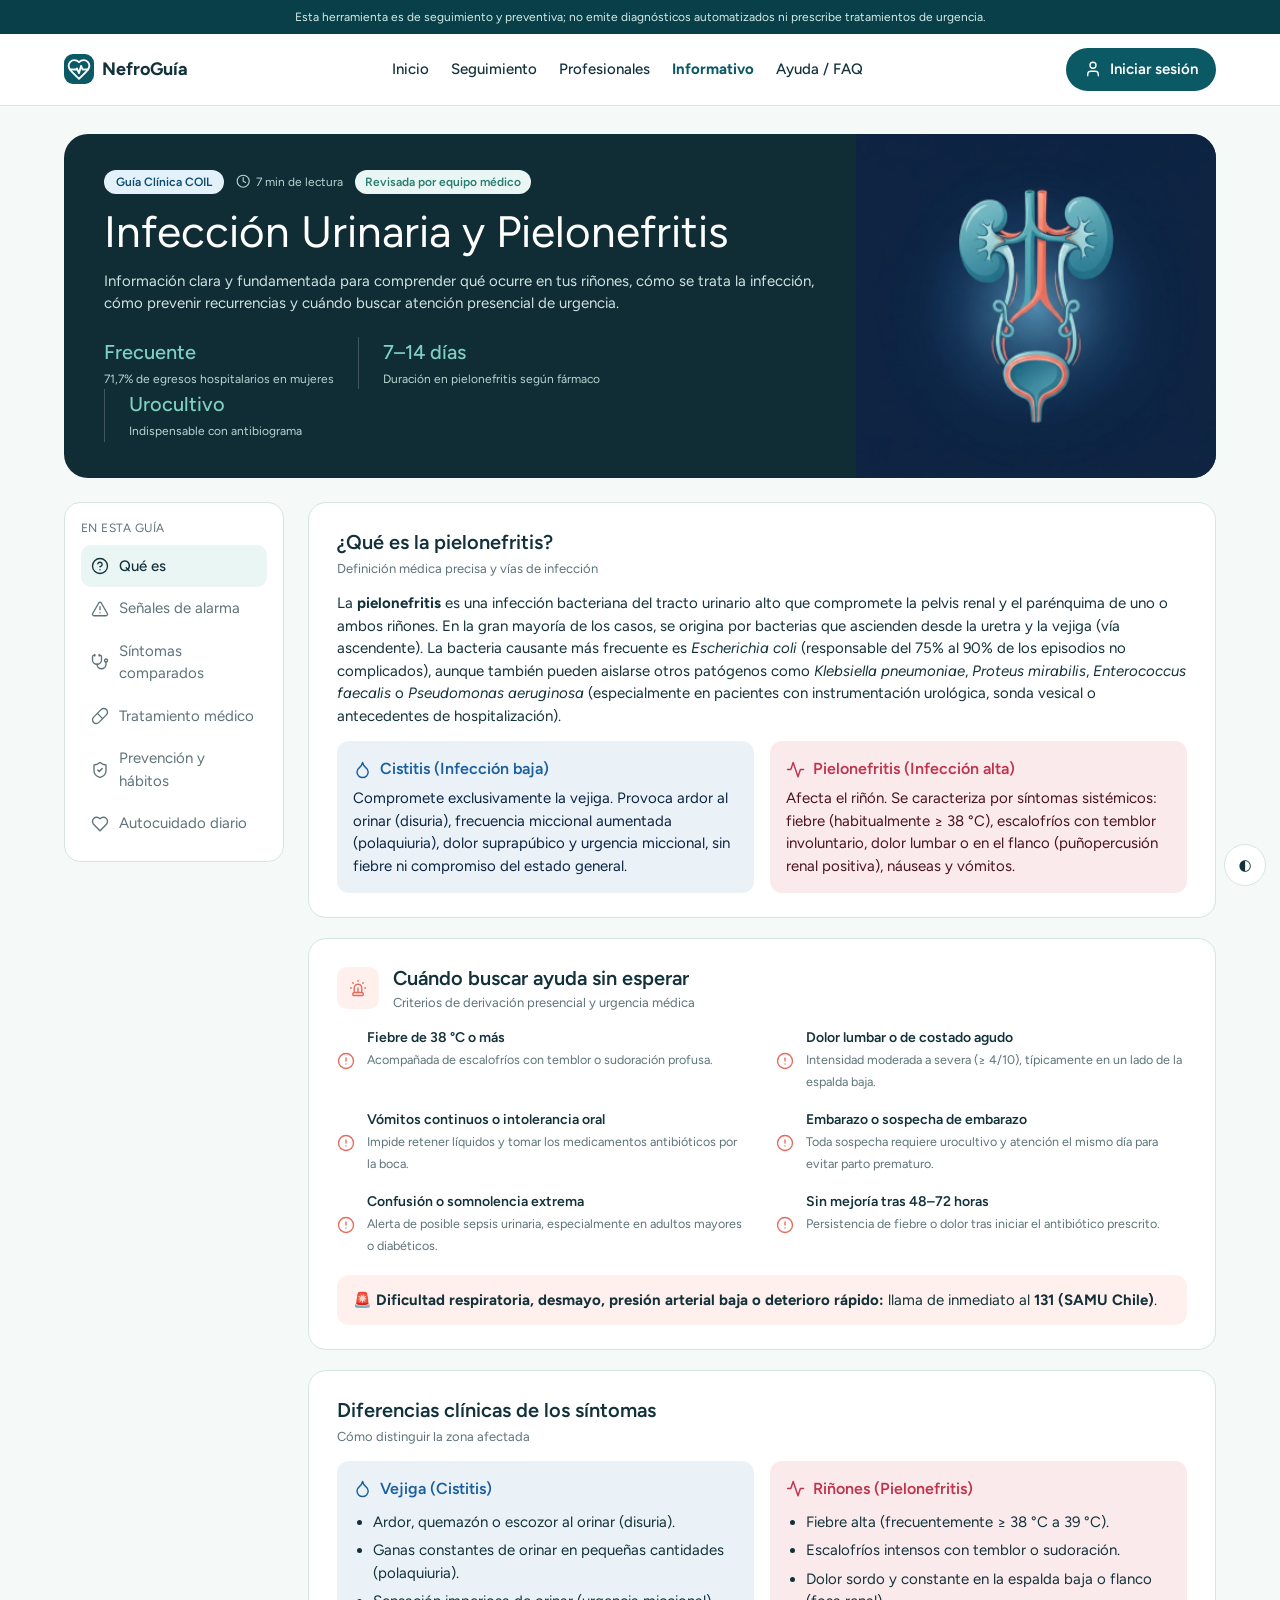
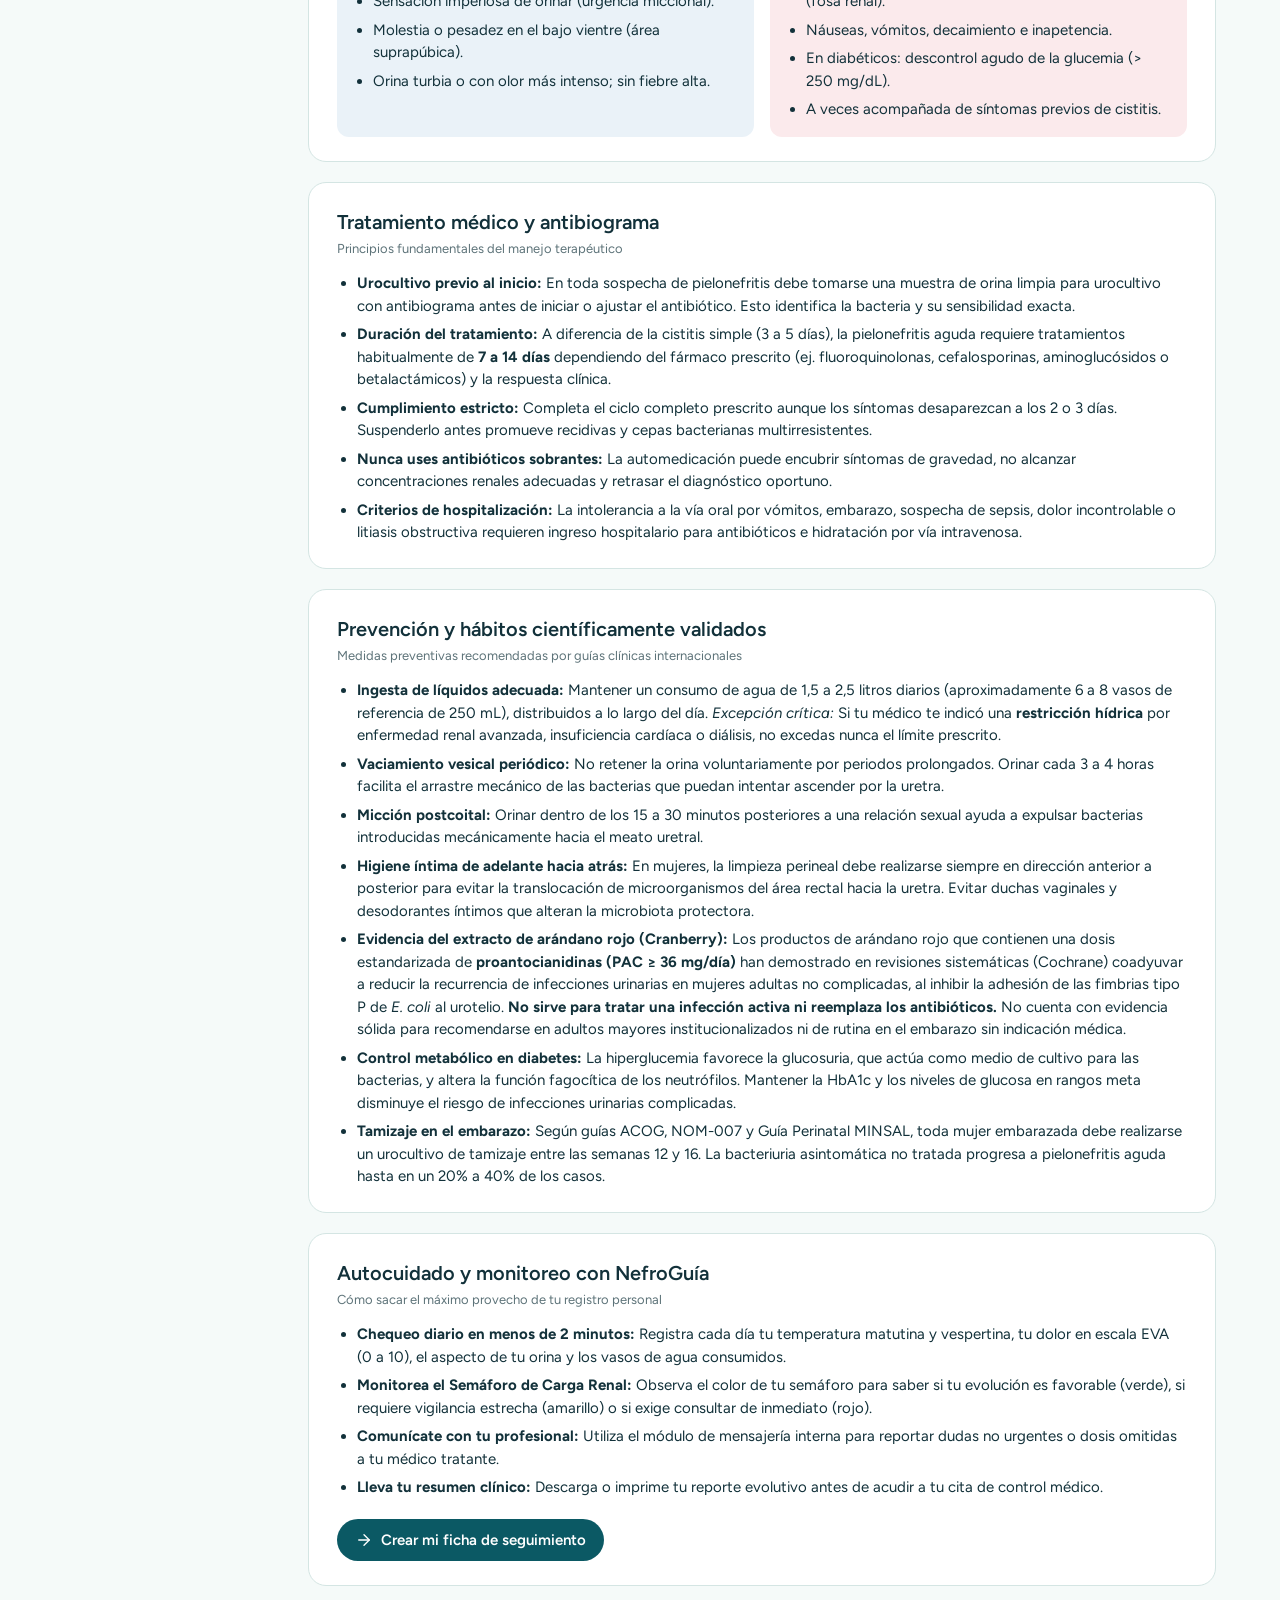
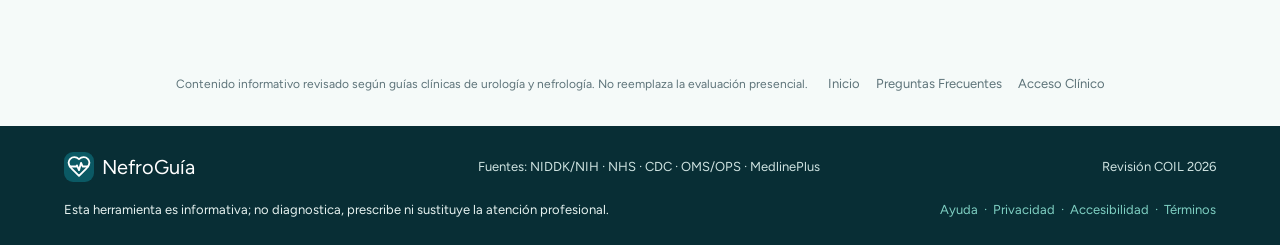
<file: informativo.html>
<!DOCTYPE html>
<html lang="es">
<head>
<meta charset="utf-8">
<meta name="viewport" content="width=device-width, initial-scale=1, viewport-fit=cover">
<title>NefroGuía · Guía Informativa y Clínica</title>
<link href="https://fonts.googleapis.com/css2?family=Figtree:wght@400;500;600;700&display=swap" rel="stylesheet">
<link rel="stylesheet" href="css/styles.css">
<link rel="stylesheet" href="css/extras.css">
</head>
<body data-footer>
<div class="bar">Esta herramienta es de seguimiento y preventiva; no emite diagnósticos automatizados ni prescribe tratamientos de urgencia.</div>
<section class="v on" id="informativo">
<header class="top">
  <a class="logo" href="index.html"><i data-i="logo"></i>NefroGuía</a>
  <nav class="nav" aria-label="Navegación principal">
    <a href="index.html">Inicio</a>
    <a href="registro.html">Seguimiento</a>
    <a href="clinico.html">Profesionales</a>
    <a class="on" href="informativo.html">Informativo</a>
    <a href="ayuda.html">Ayuda / FAQ</a>
  </nav>
  <a class="btn" href="acceso.html"><i data-i="user"></i>Iniciar sesión</a>
</header>

<main>
<div class="gh">
  <div>
    <div class="chips">
      <span class="tag">Guía Clínica COIL</span>
      <span style="display:inline-flex;gap:6px;align-items:center"><i data-i="clock"></i>7 min de lectura</span>
      <span class="pill">Revisada por equipo médico</span>
    </div>
    <h1>Infección Urinaria y Pielonefritis</h1>
    <p>Información clara y fundamentada para comprender qué ocurre en tus riñones, cómo se trata la infección, cómo prevenir recurrencias y cuándo buscar atención presencial de urgencia.</p>
    <div class="st3">
      <div><b>Frecuente</b><small>71,7% de egresos hospitalarios en mujeres</small></div>
      <div><b>7–14 días</b><small>Duración en pielonefritis según fármaco</small></div>
      <div><b>Urocultivo</b><small>Indispensable con antibiograma</small></div>
    </div>
  </div>
  <img src="img/guia-renal.png" alt="Ilustración médica de riñones, uréteres y vejiga">
</div>

<div class="gl">
  <nav class="toc" aria-label="Secciones de la guía">
    <span class="mute">EN ESTA GUÍA</span>
    <a class="on" href="#que"><i data-i="help"></i>Qué es</a>
    <a href="#alarma"><i data-i="alert"></i>Señales de alarma</a>
    <a href="#sintomas"><i data-i="steth"></i>Síntomas comparados</a>
    <a href="#tratamiento"><i data-i="pill"></i>Tratamiento médico</a>
    <a href="#prevencion"><i data-i="shield"></i>Prevención y hábitos</a>
    <a href="#autocuidado"><i data-i="heart"></i>Autocuidado diario</a>
  </nav>

  <div class="gc">
    <!-- QUÉ ES -->
    <section id="que">
      <h2>¿Qué es la pielonefritis?</h2>
      <p class="sub">Definición médica precisa y vías de infección</p>
      <p>La <b>pielonefritis</b> es una infección bacteriana del tracto urinario alto que compromete la pelvis renal y el parénquima de uno o ambos riñones. En la gran mayoría de los casos, se origina por bacterias que ascienden desde la uretra y la vejiga (vía ascendente). La bacteria causante más frecuente es <i>Escherichia coli</i> (responsable del 75% al 90% de los episodios no complicados), aunque también pueden aislarse otros patógenos como <i>Klebsiella pneumoniae</i>, <i>Proteus mirabilis</i>, <i>Enterococcus faecalis</i> o <i>Pseudomonas aeruginosa</i> (especialmente en pacientes con instrumentación urológica, sonda vesical o antecedentes de hospitalización).</p>
      <div class="two2">
        <div class="mini bl">
          <h3><i data-i="droplet"></i>Cistitis (Infección baja)</h3>
          <p>Compromete exclusivamente la vejiga. Provoca ardor al orinar (disuria), frecuencia miccional aumentada (polaquiuria), dolor suprapúbico y urgencia miccional, sin fiebre ni compromiso del estado general.</p>
        </div>
        <div class="mini pk">
          <h3><i data-i="activity"></i>Pielonefritis (Infección alta)</h3>
          <p>Afecta el riñón. Se caracteriza por síntomas sistémicos: fiebre (habitualmente ≥ 38 °C), escalofríos con temblor involuntario, dolor lumbar o en el flanco (puñopercusión renal positiva), náuseas y vómitos.</p>
        </div>
      </div>
    </section>

    <!-- SEÑALES DE ALARMA -->
    <section id="alarma">
      <div class="hd">
        <em class="ti"><i data-i="siren"></i></em>
        <div>
          <h2>Cuándo buscar ayuda sin esperar</h2>
          <p class="sub" style="margin:0">Criterios de derivación presencial y urgencia médica</p>
        </div>
      </div>
      <div class="al2">
        <div>
          <i data-i="calert"></i>
          <span><b>Fiebre de 38 °C o más</b><small>Acompañada de escalofríos con temblor o sudoración profusa.</small></span>
        </div>
        <div>
          <i data-i="calert"></i>
          <span><b>Dolor lumbar o de costado agudo</b><small>Intensidad moderada a severa (≥ 4/10), típicamente en un lado de la espalda baja.</small></span>
        </div>
        <div>
          <i data-i="calert"></i>
          <span><b>Vómitos continuos o intolerancia oral</b><small>Impide retener líquidos y tomar los medicamentos antibióticos por la boca.</small></span>
        </div>
        <div>
          <i data-i="calert"></i>
          <span><b>Embarazo o sospecha de embarazo</b><small>Toda sospecha requiere urocultivo y atención el mismo día para evitar parto prematuro.</small></span>
        </div>
        <div>
          <i data-i="calert"></i>
          <span><b>Confusión o somnolencia extrema</b><small>Alerta de posible sepsis urinaria, especialmente en adultos mayores o diabéticos.</small></span>
        </div>
        <div>
          <i data-i="calert"></i>
          <span><b>Sin mejoría tras 48–72 horas</b><small>Persistencia de fiebre o dolor tras iniciar el antibiótico prescrito.</small></span>
        </div>
      </div>
      <div class="em">
        <b>🚨 Dificultad respiratoria, desmayo, presión arterial baja o deterioro rápido:</b> llama de inmediato al <b>131 (SAMU Chile)</b>.
      </div>
    </section>

    <!-- SÍNTOMAS COMPARADOS -->
    <section id="sintomas">
      <h2>Diferencias clínicas de los síntomas</h2>
      <p class="sub">Cómo distinguir la zona afectada</p>
      <div class="two2" style="margin-top:0">
        <div class="mini bl">
          <h3><i data-i="droplet"></i>Vejiga (Cistitis)</h3>
          <ul class="ls">
            <li>Ardor, quemazón o escozor al orinar (disuria).</li>
            <li>Ganas constantes de orinar en pequeñas cantidades (polaquiuria).</li>
            <li>Sensación imperiosa de orinar (urgencia miccional).</li>
            <li>Molestia o pesadez en el bajo vientre (área suprapúbica).</li>
            <li>Orina turbia o con olor más intenso; sin fiebre alta.</li>
          </ul>
        </div>
        <div class="mini pk">
          <h3><i data-i="activity"></i>Riñones (Pielonefritis)</h3>
          <ul class="ls">
            <li>Fiebre alta (frecuentemente ≥ 38 °C a 39 °C).</li>
            <li>Escalofríos intensos con temblor o sudoración.</li>
            <li>Dolor sordo y constante en la espalda baja o flanco (fosa renal).</li>
            <li>Náuseas, vómitos, decaimiento e inapetencia.</li>
            <li>En diabéticos: descontrol agudo de la glucemia (> 250 mg/dL).</li>
            <li>A veces acompañada de síntomas previos de cistitis.</li>
          </ul>
        </div>
      </div>
    </section>

    <!-- TRATAMIENTO -->
    <section id="tratamiento">
      <h2>Tratamiento médico y antibiograma</h2>
      <p class="sub">Principios fundamentales del manejo terapéutico</p>
      <ul class="ls">
        <li><b>Urocultivo previo al inicio:</b> En toda sospecha de pielonefritis debe tomarse una muestra de orina limpia para urocultivo con antibiograma antes de iniciar o ajustar el antibiótico. Esto identifica la bacteria y su sensibilidad exacta.</li>
        <li><b>Duración del tratamiento:</b> A diferencia de la cistitis simple (3 a 5 días), la pielonefritis aguda requiere tratamientos habitualmente de <b>7 a 14 días</b> dependiendo del fármaco prescrito (ej. fluoroquinolonas, cefalosporinas, aminoglucósidos o betalactámicos) y la respuesta clínica.</li>
        <li><b>Cumplimiento estricto:</b> Completa el ciclo completo prescrito aunque los síntomas desaparezcan a los 2 o 3 días. Suspenderlo antes promueve recidivas y cepas bacterianas multirresistentes.</li>
        <li><b>Nunca uses antibióticos sobrantes:</b> La automedicación puede encubrir síntomas de gravedad, no alcanzar concentraciones renales adecuadas y retrasar el diagnóstico oportuno.</li>
        <li><b>Criterios de hospitalización:</b> La intolerancia a la vía oral por vómitos, embarazo, sospecha de sepsis, dolor incontrolable o litiasis obstructiva requieren ingreso hospitalario para antibióticos e hidratación por vía intravenosa.</li>
      </ul>
    </section>

    <!-- PREVENCIÓN Y HÁBITOS -->
    <section id="prevencion">
      <h2>Prevención y hábitos científicamente validados</h2>
      <p class="sub">Medidas preventivas recomendadas por guías clínicas internacionales</p>
      <ul class="ls">
        <li><b>Ingesta de líquidos adecuada:</b> Mantener un consumo de agua de 1,5 a 2,5 litros diarios (aproximadamente 6 a 8 vasos de referencia de 250 mL), distribuidos a lo largo del día. <i>Excepción crítica:</i> Si tu médico te indicó una <b>restricción hídrica</b> por enfermedad renal avanzada, insuficiencia cardíaca o diálisis, no excedas nunca el límite prescrito.</li>
        <li><b>Vaciamiento vesical periódico:</b> No retener la orina voluntariamente por periodos prolongados. Orinar cada 3 a 4 horas facilita el arrastre mecánico de las bacterias que puedan intentar ascender por la uretra.</li>
        <li><b>Micción postcoital:</b> Orinar dentro de los 15 a 30 minutos posteriores a una relación sexual ayuda a expulsar bacterias introducidas mecánicamente hacia el meato uretral.</li>
        <li><b>Higiene íntima de adelante hacia atrás:</b> En mujeres, la limpieza perineal debe realizarse siempre en dirección anterior a posterior para evitar la translocación de microorganismos del área rectal hacia la uretra. Evitar duchas vaginales y desodorantes íntimos que alteran la microbiota protectora.</li>
        <li><b>Evidencia del extracto de arándano rojo (Cranberry):</b> Los productos de arándano rojo que contienen una dosis estandarizada de <b>proantocianidinas (PAC ≥ 36 mg/día)</b> han demostrado en revisiones sistemáticas (Cochrane) coadyuvar a reducir la recurrencia de infecciones urinarias en mujeres adultas no complicadas, al inhibir la adhesión de las fimbrias tipo P de <i>E. coli</i> al urotelio. <b>No sirve para tratar una infección activa ni reemplaza los antibióticos.</b> No cuenta con evidencia sólida para recomendarse en adultos mayores institucionalizados ni de rutina en el embarazo sin indicación médica.</li>
        <li><b>Control metabólico en diabetes:</b> La hiperglucemia favorece la glucosuria, que actúa como medio de cultivo para las bacterias, y altera la función fagocítica de los neutrófilos. Mantener la HbA1c y los niveles de glucosa en rangos meta disminuye el riesgo de infecciones urinarias complicadas.</li>
        <li><b>Tamizaje en el embarazo:</b> Según guías ACOG, NOM-007 y Guía Perinatal MINSAL, toda mujer embarazada debe realizarse un urocultivo de tamizaje entre las semanas 12 y 16. La bacteriuria asintomática no tratada progresa a pielonefritis aguda hasta en un 20% a 40% de los casos.</li>
      </ul>
    </section>

    <!-- AUTOCUIDADO -->
    <section id="autocuidado">
      <h2>Autocuidado y monitoreo con NefroGuía</h2>
      <p class="sub">Cómo sacar el máximo provecho de tu registro personal</p>
      <ul class="ls">
        <li><b>Chequeo diario en menos de 2 minutos:</b> Registra cada día tu temperatura matutina y vespertina, tu dolor en escala EVA (0 a 10), el aspecto de tu orina y los vasos de agua consumidos.</li>
        <li><b>Monitorea el Semáforo de Carga Renal:</b> Observa el color de tu semáforo para saber si tu evolución es favorable (verde), si requiere vigilancia estrecha (amarillo) o si exige consultar de inmediato (rojo).</li>
        <li><b>Comunícate con tu profesional:</b> Utiliza el módulo de mensajería interna para reportar dudas no urgentes o dosis omitidas a tu médico tratante.</li>
        <li><b>Lleva tu resumen clínico:</b> Descarga o imprime tu reporte evolutivo antes de acudir a tu cita de control médico.</li>
      </ul>
      <p style="margin-top:20px">
        <a class="btn" href="registro.html"><i data-i="arrow"></i>Crear mi ficha de seguimiento</a>
      </p>
    </section>
  </div>
</div>
</main>

<footer class="ft" style="padding:32px 5vw;background:var(--bg);border-top:1px solid var(--bd);font-size:13px;color:var(--mute)">
  <div style="max-width:1200px;margin:auto;display:flex;justify-content:space-between;flex-wrap:wrap;gap:20px;align-items:center">
    <div>
      <span style="font-size:12px">Contenido informativo revisado según guías clínicas de urología y nefrología. No reemplaza la evaluación presencial.</span>
    </div>
    <div style="display:flex;gap:16px">
      <a href="index.html">Inicio</a>
      <a href="ayuda.html">Preguntas Frecuentes</a>
      <a href="acceso.html">Acceso Clínico</a>
    </div>
  </div>
</footer>
</section>

<script src="js/app.js"></script>
<script src="js/ui.js"></script>
<script src="js/informativo.js"></script>
</body>
</html>
</file>
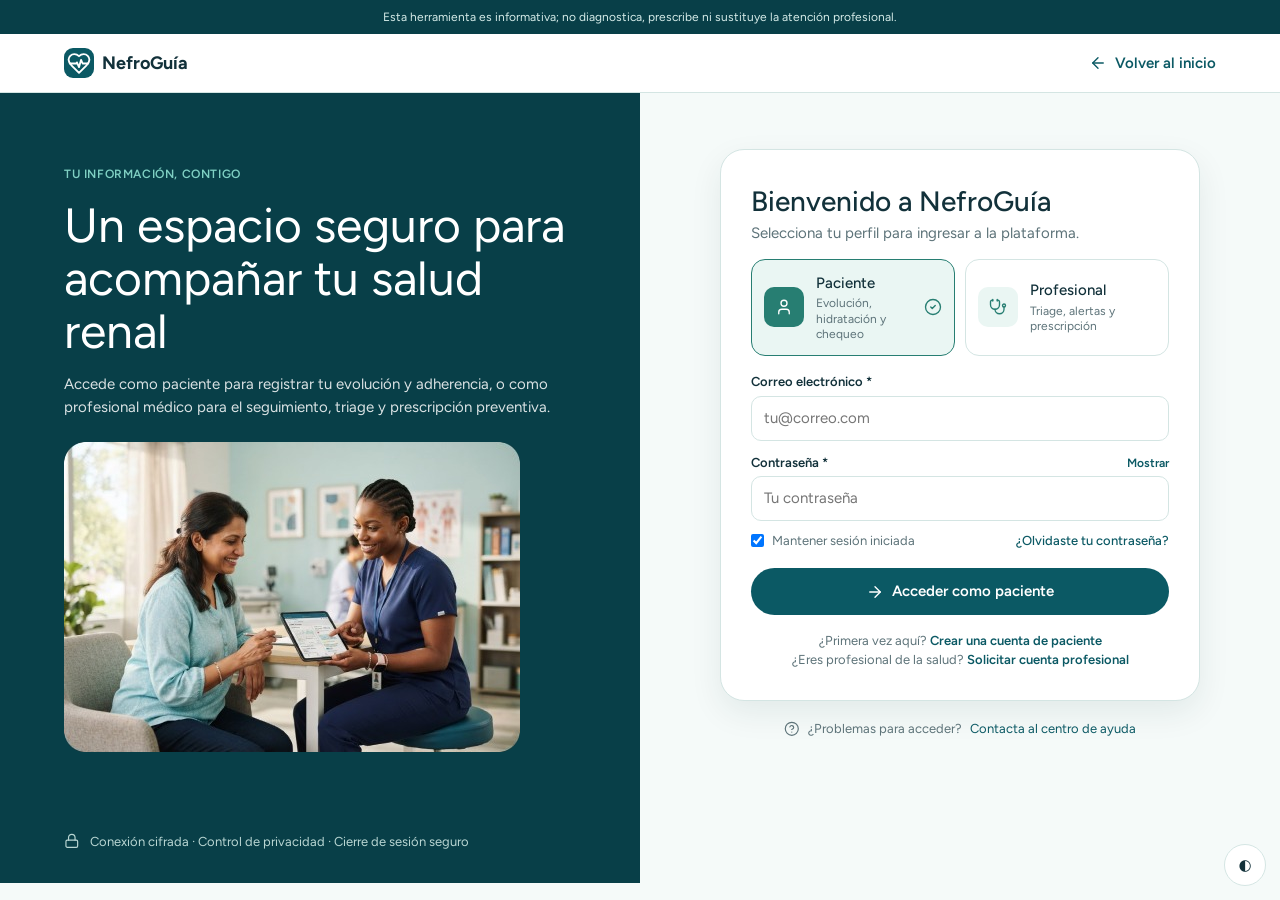
<file: paciente.html>
<!DOCTYPE html>
<html lang="es">
<head>
<meta charset="utf-8">
<meta name="viewport" content="width=device-width, initial-scale=1, viewport-fit=cover">
<title>NefroGuía · Portal Paciente</title>
<link href="https://fonts.googleapis.com/css2?family=Figtree:wght@400;500;600;700&display=swap" rel="stylesheet">
<link rel="stylesheet" href="css/styles.css">
<link rel="stylesheet" href="css/extras.css">
</head>
<body data-guard="paciente">
<section class="v on" id="paciente">
<div class="app">
  <aside class="side">
    <div class="brand"><i data-i="logo"></i>NefroGuía</div>
    <div class="rc"><span>PACIENTE</span><b>Ana Martínez (P01)</b></div>
    <a class="on" href="paciente.html"><i data-i="grid"></i>Hoy</a>
    <a href="paciente.html"><i data-i="activity"></i>Evolución y Chequeo</a>
    <a href="paciente.html"><i data-i="clip"></i>Historial Clínico</a>
    <a href="paciente.html"><i data-i="cal"></i>Controles</a>
    <a href="paciente.html"><i data-i="book"></i>Educación y Hábitos</a>
    <a href="paciente.html"><i data-i="msg"></i>Resumen y Chat</a>
    <a href="ayuda.html"><i data-i="help"></i>Ayuda</a>
    <div class="hc">
      <b>¿Necesitas apoyo?</b>
      Revisa nuestras guías clínicas o contacta a tu equipo de salud tratante.
    </div>
    <a class="out" href="index.html"><i data-i="out"></i>Cerrar sesión</a>
  </aside>

  <div class="main">
    <div class="bar">Esta herramienta es de seguimiento y preventiva; no diagnostica, prescribe de urgencia ni sustituye la atención médica profesional.</div>
    <div data-panel="0">
      <div class="head">
        <div>
          <h2>Hola, Ana</h2>
          <p class="mute" style="font-size:13px">Seguimiento y prevención de pielonefritis</p>
        </div>
        <div class="hr">
          <a class="btn o" href="ayuda.html"><i data-i="headset"></i>Centro de Ayuda</a>
          <span class="av">AM</span>
        </div>
      </div>

      <div class="urg al" hidden id="emergency-banner">
        <span class="ai"><i data-i="alert"></i></span>
        <div>
          <h3 id="emergency-title">Alerta Clínica: Se requiere valoración médica presencial hoy</h3>
          <p id="emergency-desc">Tus respuestas indican que necesitas valoración profesional hoy. Esto no es un diagnóstico. Si presentas confusión nueva, desmayo, dificultad para respirar, vómitos persistentes con incapacidad para beber líquidos o empeoras rápido, acude de inmediato a urgencias o llama a emergencias (131).</p>
        </div>
        <a class="btn r" href="ayuda.html"><i data-i="phone"></i>Ver canales de urgencia</a>
      </div>

      <div class="grid">
        <div class="card kpi">
          <span class="mute">Chequeo de hoy</span>
          <b id="kpi-chequeo-count">0 chequeos</b>
          <small class="mute" id="kpi-chequeo-time">Pendiente hoy</small>
        </div>
        <div class="card kpi">
          <span class="mute">Adherencia antibiótica</span>
          <b id="kpi-adherencia-val">100%</b>
          <small class="mute">Tratamiento prescrito</small>
        </div>
        <div class="card kpi">
          <span class="mute">Próximo control</span>
          <b id="kpi-control-date">—</b>
          <small class="mute" id="kpi-control-desc">Sin citas agendadas</small>
        </div>
        <div class="card kpi">
          <span class="mute">Hidratación registrada</span>
          <b id="kpi-hidra-val">0 vasos (0 mL)</b>
          <small class="mute" id="kpi-hidra-meta">Meta individual</small>
        </div>
      </div>

      <div id="hy" style="display:grid;gap:16px"></div>

      <div class="two">
        <div class="card">
          <div class="head">
            <div>
              <h3>Resumen de síntomas de hoy</h3>
              <small class="mute">Datos autorreportados en tu último chequeo diario.</small>
            </div>
            <span class="pill" id="st-pill">Información insuficiente</span>
          </div>
          <div style="margin-top:14px" id="today-summary-list"></div>
          <button class="btn" id="btn-quick-check" style="margin-top:12px">
            <i data-i="arrow"></i>Registrar o actualizar chequeo de hoy
          </button>
        </div>

        <div style="display:grid;gap:16px;align-content:start">
          <div class="card">
            <div class="head">
              <h3>Dolor en flanco/lumbar (Últimos 7 días)</h3>
              <span class="pill">Escala EVA (0–10)</span>
            </div>
            <div class="bars" id="pain-chart-quick"></div>
            <small class="mute">Registro descriptivo de dolor reportado.</small>
          </div>
          <div class="card">
            <div class="head">
              <h3>Indicaciones de tu equipo tratante</h3>
              <span class="pill"><i data-i="steth"></i>Plan individual</span>
            </div>
            <p class="mute" id="doc-nutri-notes" style="font-size:13px;line-height:1.5;margin-top:6px">
              Cargando indicaciones nutricionales y metas preventivas...
            </p>
          </div>
        </div>
      </div>

      <div class="grid" style="grid-template-columns:repeat(auto-fit,minmax(300px,1fr))">
        <div class="card head">
          <span class="rl">
            <em class="ti"><i data-i="dl"></i></em>
            <span>
              <b>Resumen clínico para consulta</b><br>
              <small class="mute">Descarga tu evolución de síntomas y adherencia en PDF o CSV</small>
            </span>
          </span>
          <button class="btn o" id="btn-go-summary">Ver opciones</button>
        </div>
        <div class="card head">
          <span class="rl">
            <em class="ti"><i data-i="msg"></i></em>
            <span>
              <b>Chat con tu equipo tratante</b><br>
              <small class="mute">Canal seguro de orientación clínica</small>
            </span>
          </span>
          <button class="btn o" id="btn-go-chat">Abrir mensajes</button>
        </div>
      </div>
    </div>

    <div id="panels"></div>
  </div>
</div>
</section>
<script src="js/app.js"></script>
<script src="js/ui.js"></script>
<script src="js/paciente.js"></script>
</body>
</html>
</file>
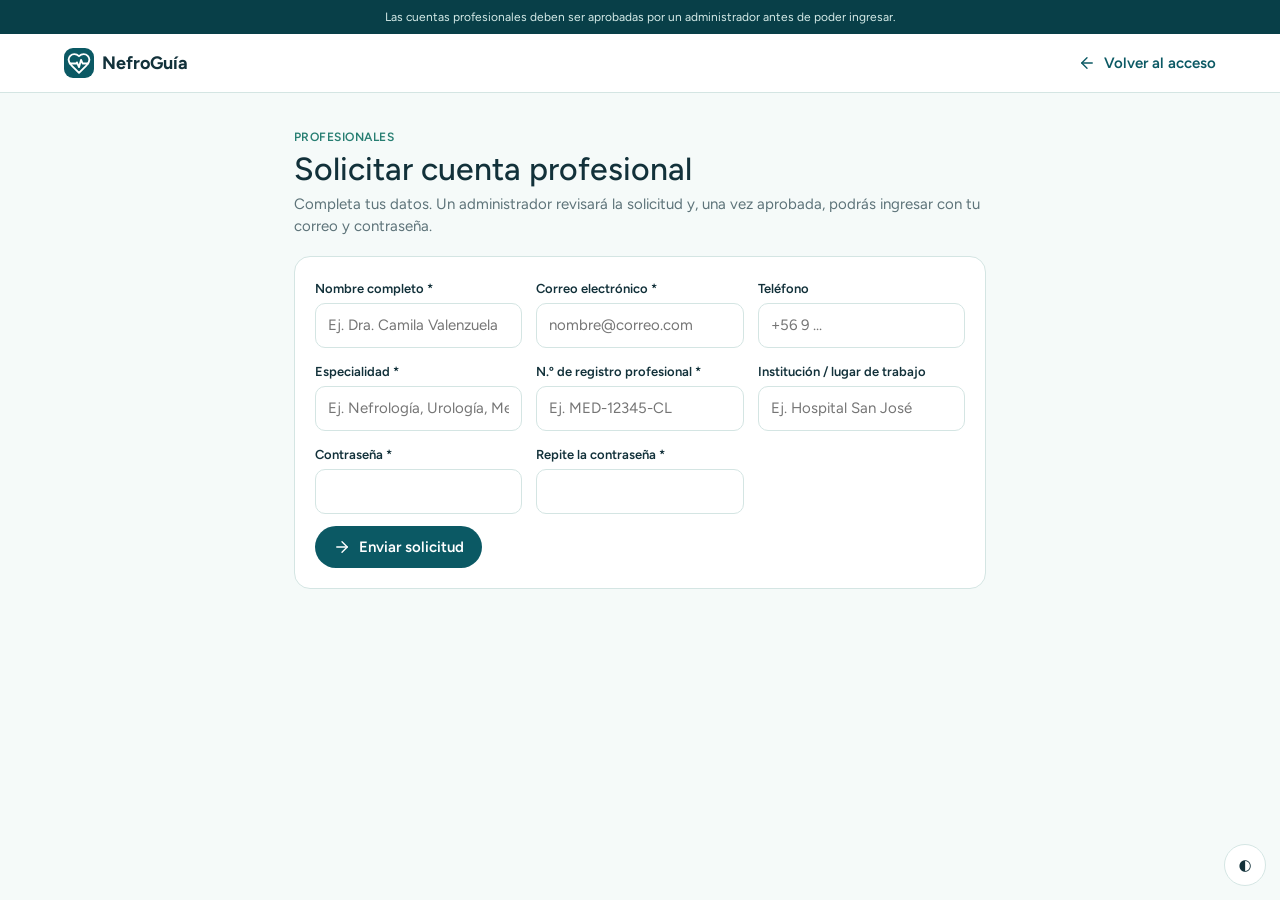
<file: registro-profesional.html>
<!DOCTYPE html>
<html lang="es">
<head>
<meta charset="utf-8">
<meta name="viewport" content="width=device-width, initial-scale=1, viewport-fit=cover">
<title>NefroGuía · Solicitud de cuenta profesional</title>
<link href="https://fonts.googleapis.com/css2?family=Figtree:wght@400;500;600;700&display=swap" rel="stylesheet">
<link rel="stylesheet" href="css/styles.css">
<link rel="stylesheet" href="css/extras.css">
</head>
<body>
<div class="bar">Las cuentas profesionales deben ser aprobadas por un administrador antes de poder ingresar.</div>
<section class="v on" id="registro-pro">
<header class="top"><a class="logo" href="index.html"><i data-i="logo"></i>NefroGuía</a><a href="acceso.html?role=clinico" style="margin-left:auto;font-weight:600;color:var(--hl);display:inline-flex;align-items:center;gap:8px"><i data-i="back"></i>Volver al acceso</a></header>
<div class="wrap" style="max-width:820px;margin:32px auto">
  <span class="eb" style="font-size:12px;font-weight:600;letter-spacing:.04em;color:var(--acc)">PROFESIONALES</span>
  <h1 style="font-size:32px;margin:4px 0 6px">Solicitar cuenta profesional</h1>
  <p class="mute" style="margin-bottom:18px">Completa tus datos. Un administrador revisará la solicitud y, una vez aprobada, podrás ingresar con tu correo y contraseña.</p>

  <div class="card" id="form-box">
    <div class="fg">
      <div><label for="p_nom">Nombre completo *</label><input id="p_nom" autocomplete="name" placeholder="Ej. Dra. Camila Valenzuela"></div>
      <div><label for="p_mail">Correo electrónico *</label><input id="p_mail" type="email" autocomplete="email" maxlength="254" placeholder="nombre@correo.com"></div>
      <div><label for="p_tel">Teléfono</label><input id="p_tel" type="tel" placeholder="+56 9 ..."></div>
      <div><label for="p_esp">Especialidad *</label><input id="p_esp" placeholder="Ej. Nefrología, Urología, Medicina general"></div>
      <div><label for="p_reg">N.º de registro profesional *</label><input id="p_reg" placeholder="Ej. MED-12345-CL"></div>
      <div><label for="p_inst">Institución / lugar de trabajo</label><input id="p_inst" placeholder="Ej. Hospital San José"></div>
      <div><label for="p_pass">Contraseña *</label><input id="p_pass" type="password" autocomplete="new-password"></div>
      <div><label for="p_pass2">Repite la contraseña *</label><input id="p_pass2" type="password" autocomplete="new-password"></div>
    </div>
    <button class="btn" id="p_send" type="button"><i data-i="arrow"></i>Enviar solicitud</button>
  </div>

  <div class="card" id="done-box" hidden>
    <h3>Solicitud enviada</h3>
    <p class="mute" style="margin:6px 0 14px">Tu solicitud quedó en estado <b>pendiente</b>. Cuando un administrador la apruebe podrás ingresar desde la pantalla de acceso, eligiendo el perfil Profesional.</p>
    <a class="btn" href="acceso.html?role=clinico">Ir al acceso</a>
  </div>
</div>
</section>
<script src="js/app.js"></script>
<script src="js/ui.js"></script>
<script src="js/registro-profesional.js"></script>
</body>
</html>
</file>
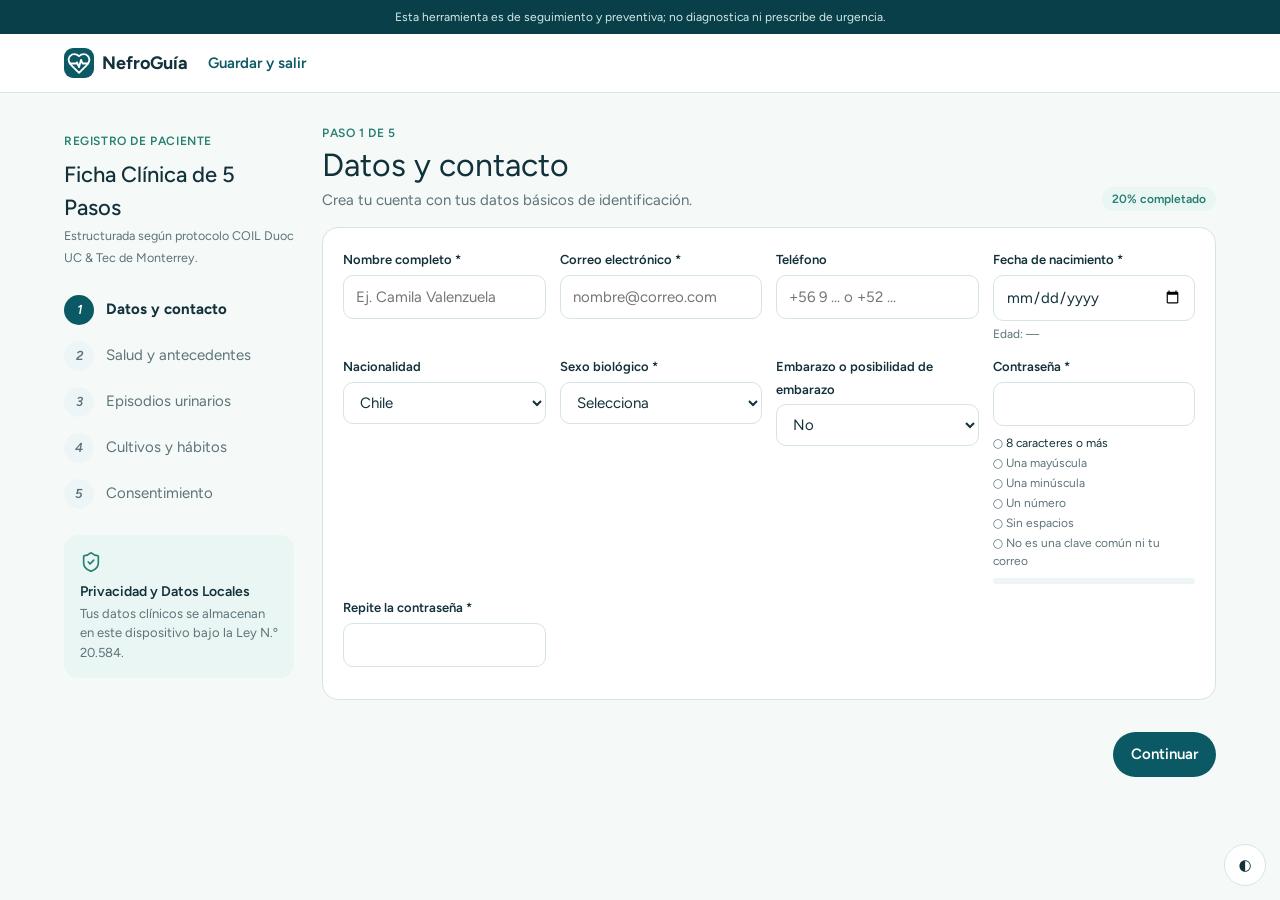
<file: registro.html>
<!DOCTYPE html>
<html lang="es">
<head>
<meta charset="utf-8">
<meta name="viewport" content="width=device-width, initial-scale=1, viewport-fit=cover">
<title>NefroGuía · Registro Clínico de Paciente</title>
<link href="https://fonts.googleapis.com/css2?family=Figtree:wght@400;500;600;700&display=swap" rel="stylesheet">
<link rel="stylesheet" href="css/styles.css">
<link rel="stylesheet" href="css/extras.css">
</head>
<body>
<div class="bar">Esta herramienta es de seguimiento y preventiva; no diagnostica ni prescribe de urgencia.</div>
<section class="v on" id="registro">
<header class="top"><a class="logo" href="index.html"><i data-i="logo"></i>NefroGuía</a><a class="hl" href="index.html">Guardar y salir</a></header>
<div class="steps"><aside><ol id="nav" style="padding:0;margin:0"><li style="margin-bottom:10px"><span class="eb">Registro de Paciente</span><h3 style="margin-top:6px;font-size:22px;font-weight:500">Ficha Clínica de 5 Pasos</h3><small class="mute">Estructurada según protocolo COIL Duoc UC & Tec de Monterrey.</small></li><li data-go="0">1 Datos y contacto</li><li data-go="1">2 Salud y antecedentes</li><li data-go="2">3 Episodios urinarios</li><li data-go="3">4 Cultivos y hábitos</li><li data-go="4">5 Consentimiento</li></ol><div class="pcard"><i data-i="shield"></i><b>Privacidad y Datos Locales</b>Tus datos clínicos se almacenan en este dispositivo bajo la Ley N.º 20.584.</div></aside>
<div style="display:grid;gap:16px"><div class="pgr"><div><span class="eb" id="pn">Paso 1 de 5</span><h1 id="pt" style="font-size:32px;margin-top:4px">Datos y contacto</h1><p class="mute" id="pd" style="margin-top:6px">Crea tu cuenta con tus datos básicos de identificación.</p></div><span class="pill" id="pg" style="flex:none">20% completado</span></div>

<!-- PASO 1: DATOS Y CONTACTO -->
<div class="stp" hidden><div class="card"><div class="fg">
<div><label for="r_nom">Nombre completo *</label><input id="r_nom" data-k="nom" autocomplete="name" placeholder="Ej. Camila Valenzuela"></div>
<div><label for="r_mail">Correo electrónico *</label><input id="r_mail" type="email" data-k="mail" autocomplete="email" maxlength="254" placeholder="nombre@correo.com"></div>
<div><label for="r_tel">Teléfono</label><input id="r_tel" type="tel" data-k="tel" placeholder="+56 9 ... o +52 ..."></div>
<div><label for="r_nac">Fecha de nacimiento *</label><input id="r_nac" type="date" data-k="nac" min="1900-01-01" autocomplete="bday"><small class="hint" id="edad-calc">Edad: —</small></div>
<div><label for="r_pais">Nacionalidad</label><select id="r_pais" data-k="pais"><option>Chile</option><option>México</option><option>Colombia</option><option>Otra</option></select></div>
<div><label for="r_sex">Sexo biológico *</label><select id="r_sex" data-k="sex"><option value="">Selecciona</option><option value="F">Femenino</option><option value="M">Masculino</option><option value="O">Otro / Prefiero no decir</option></select></div>
<div id="emb-wrap"><label for="r_emb">Embarazo o posibilidad de embarazo</label><select id="r_emb" data-k="emb"><option value="No">No</option><option value="Sí">Sí</option><option value="No aplica">No aplica</option></select></div>
<div id="emb-sem-wrap" hidden><label for="r_sem_emb">Semanas de gestación</label><input id="r_sem_emb" type="number" min="1" max="42" data-k="sem_emb" placeholder="Ej. 18"></div>
<div><label for="r_pass">Contraseña *</label><input id="r_pass" type="password" data-k="pass" autocomplete="new-password"></div>
<div><label for="r_pass2">Repite la contraseña *</label><input id="r_pass2" type="password" data-k="pass2" autocomplete="new-password"></div>
</div></div></div>

<!-- PASO 2: SALUD Y ANTECEDENTES (Ampliación según Pág. 17 del PDF) -->
<div class="stp" hidden><div class="card"><h3>Enfermedades y antecedentes médicos</h3><p class="mute" style="margin:4px 0 12px;font-size:13px">Marca las condiciones diagnosticadas previamente para evaluar factores de riesgo.</p>
<div class="ck" style="margin-top:12px">
<label><input type="checkbox" data-k="dm" id="ck_dm"> Diabetes Mellitus</label>
<label><input type="checkbox" data-k="erc" id="ck_erc"> Enfermedad Renal Crónica (ERC)</label>
<label><input type="checkbox" data-k="lit"> Cálculos u obstrucción urinaria (Litiasis)</label>
<label><input type="checkbox" data-k="hta"> Hipertensión arterial</label>
<label><input type="checkbox" data-k="ob"> Obesidad</label>
<label><input type="checkbox" data-k="inm"> Inmunosupresión o trasplante</label>
<label><input type="checkbox" data-k="son"> Sonda urinaria / catéter vesical</label>
<label><input type="checkbox" data-k="ins"> Cirugía o instrumentación urológica reciente</label>
<label id="pros-label" hidden><input type="checkbox" data-k="pros"> Problemas prostáticos previos / retención urinaria</label>
<label><input type="checkbox" data-k="restr_liq" id="ck_restr"> Tengo restricción hídrica prescrita por el médico</label>
</div>

<div class="fg" style="margin-top:14px">
<div id="dmw" hidden><label for="r_dmt">Tratamiento y control de la diabetes</label><select id="r_dmt" data-k="dmt"><option value="">Selecciona</option><option>Al día (con fármacos / insulina)</option><option>Irregular / Dificultad para cumplir</option><option>Sin tratamiento farmacológico</option></select></div>
<div id="erc_wrap" hidden><label for="r_erc_est">Estadio ERC / Creatinina / TFG</label><input id="r_erc_est" data-k="erc_est" placeholder="Ej. Estadio 3b, Creatinina 1.8, eGFR 40 mL/min"></div>
<div id="restr_wrap" hidden><label for="r_restr_ml">Límite máximo de líquidos prescrito (mL/día)</label><input id="r_restr_ml" type="number" data-k="restr_ml" placeholder="Ej. 1500"></div>
<div><label for="r_liq">Líquidos que bebes al día habitualmente (vasos de 250 mL)</label><input id="r_liq" type="number" min="0" max="30" data-k="liq" value="6"></div>
<div><label for="r_ale">Alergias a medicamentos conocidas</label><input id="r_ale" data-k="ale" placeholder="Ej. Ninguna / Penicilina / Quinolonas"></div>
<div><label for="r_med">Medicamentos actuales de uso habitual</label><input id="r_med" data-k="med" placeholder="Nombre y dosis de fármacos"></div>
</div></div></div>

<!-- PASO 3: EPISODIOS URINARIOS Y RECURRENCIA -->
<div class="stp" hidden><div class="card"><h3>Agregar episodios previos de infección urinaria</h3><p class="mute" style="margin:4px 0 10px;font-size:13px">Distingue episodios con confirmación médica o urocultivo de síntomas no confirmados.</p>
<div class="fg">
<div><label for="e_d">Fecha del episodio</label><input id="e_d" type="date"></div>
<div><label for="e_c">Tipo de confirmación</label><select id="e_c"><option value="1">Episodio confirmado (médico / urocultivo)</option><option value="0">Síntomas sospechosos no confirmados</option></select></div>
<div><label for="e_n">Nota / Germen aislado si lo sabes</label><input id="e_n" placeholder="Ej. Fiebre y dolor lumbar, E. coli"></div>
</div>
<button class="btn" id="e_a" type="button" style="margin-top:10px"><i data-i="cal"></i>Agregar episodio</button></div>
<div class="card" style="margin-top:16px"><h3 style="margin-bottom:12px">Episodios registrados en el sistema</h3><div id="e_l"></div></div>
<div class="card" style="margin-top:16px"><h3 style="margin-bottom:12px">Frecuencia temporal y Criterio de Recurrencia</h3><div id="e_t"></div><div id="e_r" class="nudge" style="margin-top:10px"></div></div></div>

<!-- PASO 4: CULTIVOS, TRATAMIENTO Y HÁBITOS (Págs. 17 y 18 del PDF) -->
<div class="stp" hidden><div class="card"><div class="fg">
<div><label for="r_cu">¿Se realizó urocultivo recientemente?</label><select id="r_cu" data-k="cu"><option>No</option><option>Sí</option></select></div>
<div id="cdw" hidden><label for="r_cud">Fecha de toma de la muestra</label><input id="r_cud" type="date" data-k="cud"></div>
<div id="cug_wrap" hidden><label for="r_cug">Microorganismo aislado / Antibiograma</label><input id="r_cug" data-k="cug" placeholder="Ej. E. coli sensible a Nitrofurantoína"></div>
<div><label for="r_tr">Tratamiento antibiótico actual prescrito</label><input id="r_tr" data-k="tr" placeholder="Ej. Ciprofloxacino 500 mg c/12h vía oral"></div>
<div><label for="r_dom">¿Has omitido alguna dosis?</label><select id="r_dom" data-k="dom"><option>No, he tomado todas a la hora</option><option>Omití 1 dosis</option><option>Omití 2 o más dosis</option><option>No he podido tomarlo por vómitos</option></select></div>
<div><label for="r_efectos">Efectos adversos del medicamento</label><input id="r_efectos" data-k="efectos" placeholder="Ej. Ninguno / Náuseas / Dolor estomacal"></div>
<div><label for="r_ant_prev">¿Has tomado antibióticos en los últimos 3 meses?</label><select id="r_ant_prev" data-k="ant_prev"><option>No</option><option>Sí, en 1 ocasión</option><option>Sí, en múltiples ocasiones</option></select></div>
<div><label for="r_ur">Atención médica reciente</label><select id="r_ur" data-k="ur"><option>Consulta ambulatoria habitual</option><option>Atención en Urgencias sin ingreso</option><option>Hospitalización previa</option></select></div>
<div><label for="r_hp">¿Orinas tras relaciones sexuales?</label><select id="r_hp" data-k="hp"><option>Siempre / Frecuentemente</option><option>A veces</option><option>Nunca</option><option>No aplica</option></select></div>
<div><label for="r_ha">¿Consumes productos de arándano rojo?</label><select id="r_ha" data-k="ha"><option>No</option><option>Ocasionalmente</option><option>Regularmente (extracto estandarizado PAC)</option></select></div>
</div></div></div>

<!-- PASO 5: RESUMEN Y CONSENTIMIENTO -->
<div class="stp" hidden><div class="card"><h3>Resumen de tu registro clínico</h3><div id="sm" style="margin-top:10px"></div></div>
<div class="card" style="margin-top:16px"><div class="ck" style="grid-template-columns:1fr">
<label><input type="checkbox" data-k="c1"> <b>Entiendo que NefroGuía es una plataforma preventiva de acompañamiento y no diagnostica, prescribe fármacos de urgencia ni sustituye la atención médica presencial.</b></label>
<label><input type="checkbox" data-k="c2"> <b>Acepto que mis datos clínicos se almacenen en este dispositivo bajo los principios de la Ley N.º 20.584 y Ley N.º 19.628 de Chile para mi seguimiento.</b></label>
<label><input type="checkbox" data-k="c3"> Autorizo compartir este resumen y evolución con el equipo clínico tratante.</label>
</div></div></div>

<div style="display:flex;justify-content:space-between;margin-top:16px"><button class="btn o" id="bk" type="button">Atrás</button><button class="btn" id="nx" type="button">Continuar</button></div></div></div>
</section>
<script src="js/app.js"></script>
<script src="js/ui.js"></script>
<script src="js/registro.js"></script>
</body>
</html>
</file>
<file: css/styles.css>
:root{--hl:#0b5964;--bg:#f5faf9;--card:#fff;--ink:#12313a;--mute:#5d7379;--dk:#0b5964;--dk2:#082e35;--hero:#083f48;--side2:#15393f;--sideon:#184448;--mint:#eaf6f3;--tagbg:#def7f4;--neu:#edf5f7;--acc:#277e72;--red:#e66a5c;--redbg:#fff0ed;--amb:#b66a2b;--ambbg:#fff6e7;--line:#d4e5e3;--bar:#78c9ba;box-sizing:border-box;padding-top:env(safe-area-inset-top,0px);padding-bottom:env(safe-area-inset-bottom,0px)}
@media(prefers-color-scheme:dark){:root:not([data-theme="light"]){--hl:#8fd4c8;--bg:#0a1d21;--card:#102a2f;--ink:#e6f2f0;--mute:#9bb4b8;--mint:#15363a;--tagbg:#174047;--neu:#14323a;--acc:#5fc2b2;--amb:#e0a060;--line:#1f4248;--redbg:#3a1f1c;--ambbg:#3a2c17}}
:root[data-theme="dark"]{--hl:#8fd4c8;--bg:#0a1d21;--card:#102a2f;--ink:#e6f2f0;--mute:#9bb4b8;--mint:#15363a;--tagbg:#174047;--neu:#14323a;--acc:#5fc2b2;--amb:#e0a060;--line:#1f4248;--redbg:#3a1f1c;--ambbg:#3a2c17}
html{scroll-padding-top:env(safe-area-inset-top,0px)}
*{box-sizing:border-box}body{margin:0;background:var(--bg);color:var(--ink);font:15px/1.5 Figtree,system-ui,sans-serif}
h1,h2,h3,p{margin:0}h1{font-size:clamp(28px,5vw,44px);line-height:1.1;font-weight:500}h2{font-size:clamp(22px,3.5vw,30px);font-weight:500}h3{font-size:16px;font-weight:500}
a{color:inherit;text-decoration:none}button{font:inherit;cursor:pointer}:focus-visible{outline:3px solid var(--acc);outline-offset:2px}
.bar{background:var(--hero);color:#d5ebe8;text-align:center;font-size:12px;padding:8px 12px}
.top{display:flex;align-items:center;gap:20px;padding:14px 5vw;background:var(--card);border-bottom:1px solid var(--line);flex-wrap:wrap}
.logo{display:flex;align-items:center;gap:8px;font-weight:700;font-size:18px}.logo i{width:30px;height:30px;border-radius:9px;background:var(--dk);color:#fff;display:grid;place-items:center;font-style:normal}
.nav{display:flex;gap:22px;margin:0 auto;font-weight:500}.nav a.on{font-weight:700;color:var(--hl)}
.btn{border:0;border-radius:99px;padding:10px 18px;font-weight:600;background:var(--dk);color:#fff;display:inline-flex;align-items:center;justify-content:center;gap:8px}.btn.o{background:none;border:1px solid var(--line);color:var(--ink)}.btn.r{background:var(--red)}
.wrap{padding:0 5vw}.sec{padding:48px 5vw}.grid{display:grid;gap:16px;grid-template-columns:repeat(auto-fit,minmax(220px,1fr))}
.card{background:var(--card);border:1px solid var(--line);border-radius:16px;padding:20px}
.tag{display:inline-block;background:var(--tagbg);color:var(--acc);border-radius:99px;padding:3px 12px;font-size:12px;font-weight:600}
.hero{display:grid;grid-template-columns:1.1fr .9fr;gap:32px;align-items:center;padding:56px 5vw;background:var(--card)}
.hero .art{display:block}.hero .art img{display:block;width:100%;height:auto;border-radius:28px}
.mute{color:var(--mute)}.urg{background:var(--redbg);border:1.5px solid var(--red);border-radius:16px;padding:20px}.amb{background:var(--ambbg);color:var(--amb);border-radius:10px;padding:10px 14px}
.dark{background:var(--hero);color:#fff}.cta{display:flex;justify-content:space-between;align-items:center;gap:20px;flex-wrap:wrap;background:var(--hero);color:#fff;border-radius:20px;padding:32px}
.faq{background:var(--card);border:1px solid var(--line);border-radius:12px;margin-bottom:10px}.faq.open{border-color:var(--acc)}.faq button{width:100%;background:none;border:0;text-align:left;padding:14px 18px;font-weight:600;color:var(--ink);display:flex;justify-content:space-between;gap:12px}.faq p,.faq .faq-content{display:none;padding:0 18px 16px;color:var(--mute)}.faq.open p,.faq.open .faq-content{display:block}.faq .faq-content p{display:block;padding:0;color:inherit}
.login{display:grid;grid-template-columns:1fr 1fr;min-height:80vh}.login .l{background:var(--hero);color:#fff;padding:56px 5vw;display:flex;flex-direction:column;justify-content:center;gap:16px}.login .r{display:grid;place-items:center;padding:24px}
.role{display:grid;grid-template-columns:1fr 1fr;gap:10px;margin:14px 0}.role button{border:1.5px solid var(--line);background:var(--card);color:var(--ink);border-radius:12px;padding:10px;text-align:left}.role .on{border-color:var(--acc);background:var(--mint)}
input,select{width:100%;padding:10px 12px;border:1px solid var(--line);border-radius:10px;background:var(--card);color:var(--ink);font:inherit;margin:4px 0 12px}label{font-size:13px;font-weight:600}
.app{display:grid;grid-template-columns:240px 1fr;min-height:100vh}.side{background:var(--dk2);color:#cfe6e2;padding:20px 14px;display:flex;flex-direction:column;gap:6px}.side a{padding:9px 12px;border-radius:10px}.side a.on{background:var(--sideon);color:#fff}
.main{padding:0 0 32px;display:flex;flex-direction:column;min-width:0}.head{display:flex;justify-content:space-between;align-items:center;gap:12px;flex-wrap:wrap}
.kpi b{display:block;font-size:26px;font-weight:500}.two{display:grid;grid-template-columns:1.5fr 1fr;gap:16px}
.row{display:flex;justify-content:space-between;align-items:center;gap:10px;padding:11px 14px;border-radius:10px;background:var(--neu);margin-bottom:8px;font-size:14px}.row.w{background:var(--ambbg);color:var(--amb)}
.bars{display:flex;gap:12px;height:170px;margin:14px 0}.bars .bc{flex:1;display:flex;flex-direction:column;gap:8px;align-items:stretch}.bars .bw{flex:1;display:flex;align-items:flex-end}.bars i{display:block;width:100%;background:var(--bar);border-radius:8px 8px 0 0}.bars .bc:last-child i{background:var(--dk)}.bars small{text-align:center;font-size:12px;color:var(--mute)}
table{width:100%;border-collapse:collapse;font-size:14px}th{text-align:left;color:var(--mute);font-size:12px;padding:8px}td{padding:12px 8px;border-top:1px solid var(--line)}.tw{overflow-x:auto}
.pill{border-radius:99px;padding:3px 10px;font-size:12px;font-weight:600;background:var(--mint);color:var(--acc);white-space:nowrap}.pill.r{background:var(--redbg);color:var(--red)}.pill.a{background:var(--ambbg);color:var(--amb)}
.steps{display:grid;grid-template-columns:230px 1fr;gap:28px;padding:28px 5vw}.steps li{padding:8px 0;list-style:none;color:var(--mute)}.steps li.on{color:var(--ink);font-weight:700}
.ck{display:grid;grid-template-columns:repeat(auto-fit,minmax(200px,1fr));gap:10px}.ck label{font-weight:400;display:flex;gap:8px;align-items:center}.ck input{width:auto;margin:0}
.ep{display:grid;grid-template-columns:110px 1fr 1fr;gap:8px;margin-bottom:8px;align-items:center}.ep span:nth-child(2){background:var(--ambbg);color:var(--amb);padding:8px 12px;border-radius:8px}.ep span:nth-child(3){background:var(--mint);color:var(--acc);padding:8px 12px;border-radius:8px}
.v{display:none}.v.on{display:block}.side-h{display:none}
@media(max-width:820px){.hero,.login,.two,.steps,.app{grid-template-columns:1fr}.side{flex-direction:row;overflow-x:auto}.nav{display:none}.ep{grid-template-columns:1fr}}
@media(prefers-reduced-motion:no-preference){.v.on{animation:f .25s}@keyframes f{from{opacity:.4}}}
</file>
<file: css/extras.css>
/* Componentes nuevos de NefroGuía */
.toast{position:fixed;left:50%;bottom:24px;transform:translateX(-50%);background:var(--dk);color:#fff;padding:12px 20px;border-radius:99px;font-weight:600;z-index:99;box-shadow:0 8px 24px #0004}
.theme{position:fixed;right:14px;bottom:14px;z-index:90;border:1px solid var(--line);background:var(--card);color:var(--ink);border-radius:99px;width:42px;height:42px}
[hidden]{display:none!important}
.tl{display:flex;align-items:center;gap:10px}.dot{width:14px;height:14px;border-radius:50%;background:#2e9e5b;flex:none}.dot.a{background:#e0902b}.dot.r{background:var(--red)}
.sem{display:flex;gap:14px;align-items:center}.sem .lamp{display:flex;flex-direction:column;gap:5px;background:var(--dk2);padding:8px;border-radius:12px}.sem .lamp i{width:16px;height:16px;border-radius:50%;background:#ffffff22}.sem .lamp i.on.g{background:#2e9e5b}.sem .lamp i.on.a{background:#e0902b}.sem .lamp i.on.r{background:var(--red)}
.nudge{border-left:4px solid var(--acc);background:var(--mint);border-radius:10px;padding:10px 14px;margin-bottom:8px}.nudge.r{border-color:var(--red);background:var(--redbg)}.nudge.a{border-color:var(--amb);background:var(--ambbg)}
.fg{display:grid;grid-template-columns:repeat(auto-fit,minmax(180px,1fr));gap:0 14px}
.chat{display:flex;flex-direction:column;gap:8px;max-height:280px;overflow:auto;margin-bottom:10px}.msg{max-width:80%;padding:8px 12px;border-radius:14px;background:var(--mint)}.msg.me{align-self:flex-end;background:var(--dk);color:#fff}.msg small{display:block;opacity:.7}
.qr{display:flex;gap:6px;flex-wrap:wrap;margin-bottom:10px}.qr button{border:1px solid var(--line);background:var(--card);color:var(--ink);border-radius:99px;padding:5px 12px;font-size:13px}
.stepper{display:flex;align-items:center;gap:12px}.stepper button{width:38px;height:38px;border-radius:50%;border:1px solid var(--line);background:var(--card);color:var(--ink);font-size:20px}
.side a{cursor:pointer}.err{color:var(--red);font-size:12px;margin:-8px 0 10px}
.edu{display:grid;gap:10px}.edu .card h3{margin-bottom:4px}
@media print{.side,.bar,.theme,.btn,.qr{display:none!important}.app{display:block}}

.hint{display:block;margin:-8px 0 12px;font-size:12px;color:var(--mute)}
.pwr{list-style:none;margin:-4px 0 8px;padding:0;display:grid;gap:2px;font-size:12px;color:var(--mute)}
.pwr li::before{content:"○ ";color:var(--mute)}.pwr li.ok{color:var(--acc)}.pwr li.ok::before{content:"✔ ";color:var(--acc)}
.pws{height:6px;border-radius:99px;background:var(--neu);margin:0 0 12px;overflow:hidden}.pws i{display:block;height:100%;width:0;border-radius:99px;background:var(--#1e3235);transition:width .2s}
.pws.m i{background:var(--amb)}.pws.f i{background:var(--acc)}
.pwl{display:block;font-size:12px;margin:-8px 0 12px;color:var(--mute)}

/* ====== Iconos ====== */
.ic{display:inline-block;width:1.2em;height:1.2em;stroke:currentColor;fill:none;stroke-width:1.8;stroke-linecap:round;stroke-linejoin:round;flex:none;vertical-align:-.22em}
i[data-i]{font-style:normal;display:inline-flex;align-items:center}
.logo .ic{width:30px;height:25px}
em{font-style:normal}
input[type=checkbox]{width:auto;margin:0}
/* ====== Barra lateral y cabecera de app ====== */
@media(min-width:821px){.side{position:sticky;top:0;height:100vh;align-self:start;overflow-y:auto}}
.brand{display:flex;align-items:center;gap:10px;font-size:20px;color:#fff;margin-bottom:14px}
.brand i{width:36px;height:36px;border-radius:10px;background:var(--dk);display:grid;place-items:center}
.brand .ic{width:20px;height:20px}
.rc{background:var(--side2);border-radius:12px;padding:12px 14px;margin-bottom:14px}
.rc span{display:block;font-size:11px;font-weight:600;letter-spacing:.04em;color:#8fd4c8}
.rc b{display:block;color:#fff;font-weight:500;font-size:15px}
.side a{display:flex;align-items:center;gap:12px;color:#cfe6e2}.side a:hover{background:var(--side2)}
.side a.out{margin-top:auto}
.hc{background:var(--side2);border-radius:12px;padding:14px;margin-top:14px;font-size:12px;line-height:1.4;color:#b9d6d3}
.hc b{display:block;color:#fff;font-size:13px;font-weight:600;margin-bottom:4px}
.main>.bar{width:100%}
[data-panel]{padding:0 4vw}
[data-panel="0"]{display:flex;flex-direction:column;gap:18px}
[data-panel]>.head:first-child,[data-panel]>h2:first-child{margin:0 -4vw 18px;padding:16px 4vw;background:var(--card);border-bottom:1px solid var(--line)}
[data-panel="0"]>.head:first-child{margin-bottom:0}
[data-panel]>.head:first-child h2,[data-panel]>h2:first-child{font-size:24px}
.hr{display:flex;align-items:center;gap:10px}
.av{display:grid;place-items:center;width:40px;height:40px;border-radius:50%;background:var(--mint);color:var(--hl);font-size:13px;font-weight:600}
.btn.o{background:var(--card)}
.kpi small.mute{color:var(--acc)}
/* alerta del paciente */
.urg.al{display:flex;gap:16px;align-items:center;flex-wrap:wrap}
.urg.al>div{flex:1;min-width:240px}
.ai{display:grid;place-items:center;width:46px;height:46px;border-radius:50%;background:var(--#1e3235);color:#fff;flex:none}
.ai .ic{width:22px;height:22px}
.urg h3{color:var(--red)}
/* filas con ícono */
.row .rl{display:flex;align-items:center;gap:12px;color:var(--mute)}
.row.w .rl{color:var(--amb)}
.ti{display:grid;place-items:center;width:36px;height:36px;border-radius:10px;background:var(--card);color:var(--acc);flex:none}
.row.w .ti{color:var(--amb)}
.row{padding:12px 14px}
.row b{font-weight:500}.row.w b{color:var(--amb)}
.card.head{align-items:center}
.card.head .ti{background:var(--mint)}
.card.head>.rl{display:flex;align-items:center;gap:12px}
/* tabla clínica */
.pn{display:flex;align-items:center;gap:12px}
.av2{display:grid;place-items:center;width:38px;height:38px;border-radius:50%;background:var(--mint);color:var(--acc);font-size:12px;font-weight:600;flex:none}
.av2.r{background:var(--redbg);color:var(--red)}.av2.a{background:var(--ambbg);color:var(--amb)}
td .ic{color:var(--mute);margin-left:8px}
.sub{font-size:13px;color:var(--mute)}
.banner{display:flex;gap:12px;align-items:center;background:var(--mint);border-radius:12px;padding:12px 16px;font-size:14px}
.banner .ic{color:var(--acc);width:20px;height:20px}
/* ====== Pie de página ====== */
.ft{background:var(--dk2);color:#cfe3e1;padding:26px 5vw;display:grid;gap:18px;font-size:13px}
.ft1,.ft2{display:flex;justify-content:space-between;align-items:center;gap:18px;flex-wrap:wrap}
.ft .logo{color:#fff;font-size:20px;font-weight:400}.ft .logo i{background:var(--dk)}
.ft2{color:#e6f2f0}.ft2 nav{display:flex;gap:6px;color:#7fd0c3}.ft2 nav a+a::before{content:"·";margin-right:6px;color:#7fd0c3}
/* ====== Inicio ====== */
.eb{font-size:12px;font-weight:600;letter-spacing:.05em;text-transform:uppercase;color:var(--acc)}
.trust{display:flex;gap:18px;flex-wrap:wrap;font-size:13px;color:var(--mute)}.trust span{display:inline-flex;align-items:center;gap:6px}.trust .ic{color:var(--acc)}
.urg.c{background:var(--card)}
.urg h3,.card h3.ih{display:flex;align-items:center;gap:10px;font-size:20px;margin-bottom:14px}
.card h3.ih{color:var(--ink)}.card h3.ih .ic{color:var(--amb);width:26px;height:26px}
.urg h3 .ic{width:26px;height:26px}
.il{list-style:none;padding:0;margin:0;display:grid;gap:12px}
.il li{display:flex;gap:12px;align-items:center}
.il .b{display:grid;place-items:center;width:26px;height:26px;border-radius:50%;background:var(--#1e3235);color:#fff;flex:none}
.il .b .ic{width:14px;height:14px}
.il.cl .b{background:var(--ambbg);color:var(--amb)}
.note{font-size:12px;color:var(--mute);margin-top:14px}
.c3{display:grid;grid-template-columns:repeat(auto-fit,minmax(240px,1fr));gap:18px}
.c3 .card{padding:24px;border-radius:20px}.c3 .n{font-size:13px;font-weight:600;color:var(--acc)}.c3 h3{font-size:20px;margin:8px 0}
.mid{text-align:center;margin-bottom:28px}.mid h2{margin-top:6px;font-size:clamp(26px,4vw,36px);font-weight:400}
/* ====== Acceso ====== */
.login .l{justify-content:flex-start;padding:72px 5vw 32px}
.login .l .eb{color:#7fd0c3}.login .l h1{font-weight:400;font-size:clamp(32px,4vw,48px)}
.ph{display:block;width:100%;max-width:456px;border-radius:20px;margin-top:8px}
.lk{margin-top:auto;padding-top:40px;display:flex;gap:10px;align-items:center;font-size:13px;color:#b9d6d3}
.login .r{display:flex;flex-direction:column;align-items:center;justify-content:flex-start;padding:56px 24px;gap:18px}
.login .card{border-radius:24px;padding:30px;box-shadow:0 12px 32px rgba(8,46,53,.08)}
.role button{display:flex;align-items:center;gap:12px;border-radius:14px;padding:12px}
.role button b{display:block;font-weight:500}.role button small{display:block;font-size:12px;line-height:1.3;margin-top:2px}
.role .ti{background:var(--mint);color:var(--acc);width:40px;height:40px}
.role .on .ti{background:var(--acc);color:#fff}
.role .tick{display:none;margin-left:auto;color:var(--acc)}.role .on .tick{display:inline-flex}
.lr{display:flex;justify-content:space-between;align-items:center;gap:10px;margin:-2px 0 18px;font-size:13px}
.lr label{display:flex;align-items:center;gap:8px;font-weight:400;color:var(--mute)}.lr a{color:var(--hl);font-weight:500}
.sp{display:flex;align-items:center;gap:8px;font-size:13px;color:var(--mute)}.sp a{color:var(--hl)}
/* ====== Registro ====== */
.steps aside{display:grid;gap:18px;align-content:start}
.steps li[data-go]{display:flex;align-items:center;gap:12px}
.sn{display:grid;place-items:center;width:30px;height:30px;border-radius:50%;background:var(--neu);font-size:13px;font-weight:600;color:var(--mute);flex:none}
.steps li.on .sn{background:var(--dk);color:#fff}.steps li.done .sn{background:var(--acc);color:#fff}
.pcard{background:var(--mint);border-radius:14px;padding:16px;font-size:13px;color:var(--mute)}.pcard .ic{color:var(--acc);width:22px;height:22px;margin-bottom:8px}.pcard b{display:block;color:var(--ink);font-weight:600;font-size:14px;margin-bottom:2px}
.pgr{display:flex;justify-content:space-between;gap:16px;align-items:flex-end}.pgr h1{font-weight:400}
.stw{display:inline-flex;align-items:center;gap:8px;margin-left:auto;font-size:13px;color:var(--mute)}
.top .hl{font-weight:600;color:var(--hl);display:inline-flex;align-items:center;gap:8px}
/* ====== Informativo ====== */
.gh{display:grid;grid-template-columns:1fr 360px;background:#102d35;color:#fff;border-radius:24px;overflow:hidden;margin:28px 5vw 0}
.gh>div:first-child{padding:36px 40px;display:grid;gap:14px;align-content:center}
.gh h1{font-weight:400;font-size:clamp(32px,4vw,44px)}.gh p{color:#cfe3e1}
.gh img{display:block;width:100%;height:100%;object-fit:cover}
.chips{display:flex;gap:12px;align-items:center;font-size:12px;color:#b9d6d3;flex-wrap:wrap}
.chips .tag{background:#e3f2fa;color:#0c4a6e}
.st3{display:flex;gap:0;flex-wrap:wrap;margin-top:8px}.st3 div{padding:0 24px;border-left:1px solid #ffffff33}.st3 div:first-child{padding-left:0;border:0}
.st3 b{display:block;font-size:20px;font-weight:500;color:#7fd0c3}.st3 small{font-size:12px;color:#b9d6d3}
.gl{display:grid;grid-template-columns:220px 1fr;gap:24px;padding:24px 5vw 56px;align-items:start}
.toc{position:sticky;top:16px;background:var(--card);border:1px solid var(--line);border-radius:16px;padding:16px}
.toc span{display:block;font-size:12px;letter-spacing:.04em;margin-bottom:8px}
.toc a{display:flex;gap:10px;align-items:center;padding:10px;border-radius:10px;color:var(--mute)}.toc a.on{background:var(--mint);color:var(--ink);font-weight:500}
.gc{display:grid;gap:20px}.gc section{background:var(--card);border:1px solid var(--line);border-radius:18px;padding:24px 28px;scroll-margin-top:16px}
.gc h2{font-size:20px;font-weight:600;margin-bottom:2px}.gc .sub{margin-bottom:14px}
.two2{display:grid;grid-template-columns:1fr 1fr;gap:16px;margin-top:14px}
.mini{border-radius:12px;padding:16px}.mini h3{display:flex;gap:8px;align-items:center;margin-bottom:6px;font-weight:600}
.mini.bl{background:#eaf2f8;color:#0c2342}.mini.bl h3{color:#1a5fa0}
.mini.pk{background:#fbeaec;color:#4a1220}.mini.pk h3{color:#c0344b}

/* ===== Modo oscuro: tarjetas mini azul y rosa ===== */
@media(prefers-color-scheme:dark){
  :root:not([data-theme="light"]) .mini.bl{background:#0d2a3e;color:#cce7f5}
  :root:not([data-theme="light"]) .mini.bl h3{color:#7fd4f0}
  :root:not([data-theme="light"]) .mini.pk{background:#3a1a24;color:#f5cdd6}
  :root:not([data-theme="light"]) .mini.pk h3{color:#f07080}
  :root:not([data-theme="light"]) .chips .tag{background:#1a3a4a;color:#9bd4f0}
  :root:not([data-theme="light"]) .mini.bl .ls{color:#cce7f5}
  :root:not([data-theme="light"]) .mini.pk .ls{color:#f5cdd6}
}
:root[data-theme="dark"] .mini.bl{background:#0d2a3e;color:#cce7f5}
:root[data-theme="dark"] .mini.bl h3{color:#7fd4f0}
:root[data-theme="dark"] .mini.pk{background:#3a1a24;color:#f5cdd6}
:root[data-theme="dark"] .mini.pk h3{color:#f07080}
:root[data-theme="dark"] .chips .tag{background:#1a3a4a;color:#9bd4f0}
:root[data-theme="dark"] .mini.bl .ls{color:#cce7f5}
:root[data-theme="dark"] .mini.pk .ls{color:#f5cdd6}
.hd{display:flex;gap:14px;align-items:center;margin-bottom:14px}.hd .ti{background:var(--redbg);color:var(--red);width:42px;height:42px}.hd h2{margin:0}
.al2{display:grid;grid-template-columns:1fr 1fr;gap:16px 28px}.al2 div{display:flex;gap:12px}.al2 .ic{color:var(--red);margin-top:2px}.al2 b{display:block;font-weight:600;font-size:14px}.al2 small{color:var(--mute)}
.em{margin-top:18px;background:var(--redbg);border-radius:12px;padding:14px 16px;color:var(--ink)}
.ls{margin:10px 0 0;padding-left:20px;display:grid;gap:6px;color:var(--ink)}
@media(max-width:900px){.gh,.gl,.two2,.al2{grid-template-columns:1fr}.toc{position:static}.gh img{height:220px}}
@media(max-width:820px){.side .hc,.side .rc{display:none}.side{position:static;height:auto}.side a.out{margin-top:0}.brand{margin:0 12px 0 0;white-space:nowrap}}

.pwr li{padding:0}
.steps li:first-child{color:var(--ink)}
.pill{border:0}
.login{min-height:calc(100vh - 110px)}
.bars{justify-content:space-around}.bars .bc{max-width:64px}

/* Estilos de Triage y Reporte Clínico */
.row-selected{background:var(--tagbg)!important;font-weight:600}
#triage-table tr{transition:background .15s}
#triage-table tr:hover{background:var(--neu)}
.report-card{border-radius:18px;box-shadow:0 8px 30px rgba(8,46,53,.08)}
@media print{
  body{background:#fff;color:#000}
  .side,.bar,.theme,.btn,.qr,header,.top,.lr,.sp,#nav,.pgr{display:none!important}
  .app{display:block;width:100%!important}
  .main{padding:0!important}
  .report-card{border:none!important;box-shadow:none!important;padding:0!important}
  .card{box-shadow:none!important;border:1px solid #ddd!important}
}
</file>
<file: css/admin.css>
.adl{min-height:100vh;display:grid;place-items:center;padding:24px;background:var(--bg)}
.nbadge{margin-left:auto;background:var(--red);color:#fff;border-radius:99px;font-size:11px;font-weight:700;padding:1px 8px}
.side a.exit{margin-top:auto}
.side a[data-go]{cursor:pointer}
[data-panel]{padding-bottom:8px}
[data-panel]>.card,[data-panel]>.grid{margin-top:16px}
[data-panel]>.head+.card,[data-panel]>.head+.grid{margin-top:18px}
.row2{display:flex;gap:8px;flex-wrap:wrap}
.btn.sm{padding:5px 12px;font-size:12px}
.act-i{display:flex;gap:10px;padding:8px 0;border-top:1px solid var(--line);font-size:13px}
.act-i:first-of-type{border-top:0}
.act-i time{color:var(--mute);white-space:nowrap;font-size:12px;min-width:92px}
.meter{height:8px;border-radius:99px;background:var(--neu);overflow:hidden;margin:8px 0 4px}
.meter i{display:block;height:100%;background:var(--acc)}
.st-row{display:flex;justify-content:space-between;gap:12px;padding:8px 0;border-top:1px solid var(--line);font-size:14px}
.st-row:first-child{border-top:0}
.empty{color:var(--mute);font-size:14px;padding:6px 0}
@media(max-width:820px){.side a.exit{margin-top:0}}
</file>
